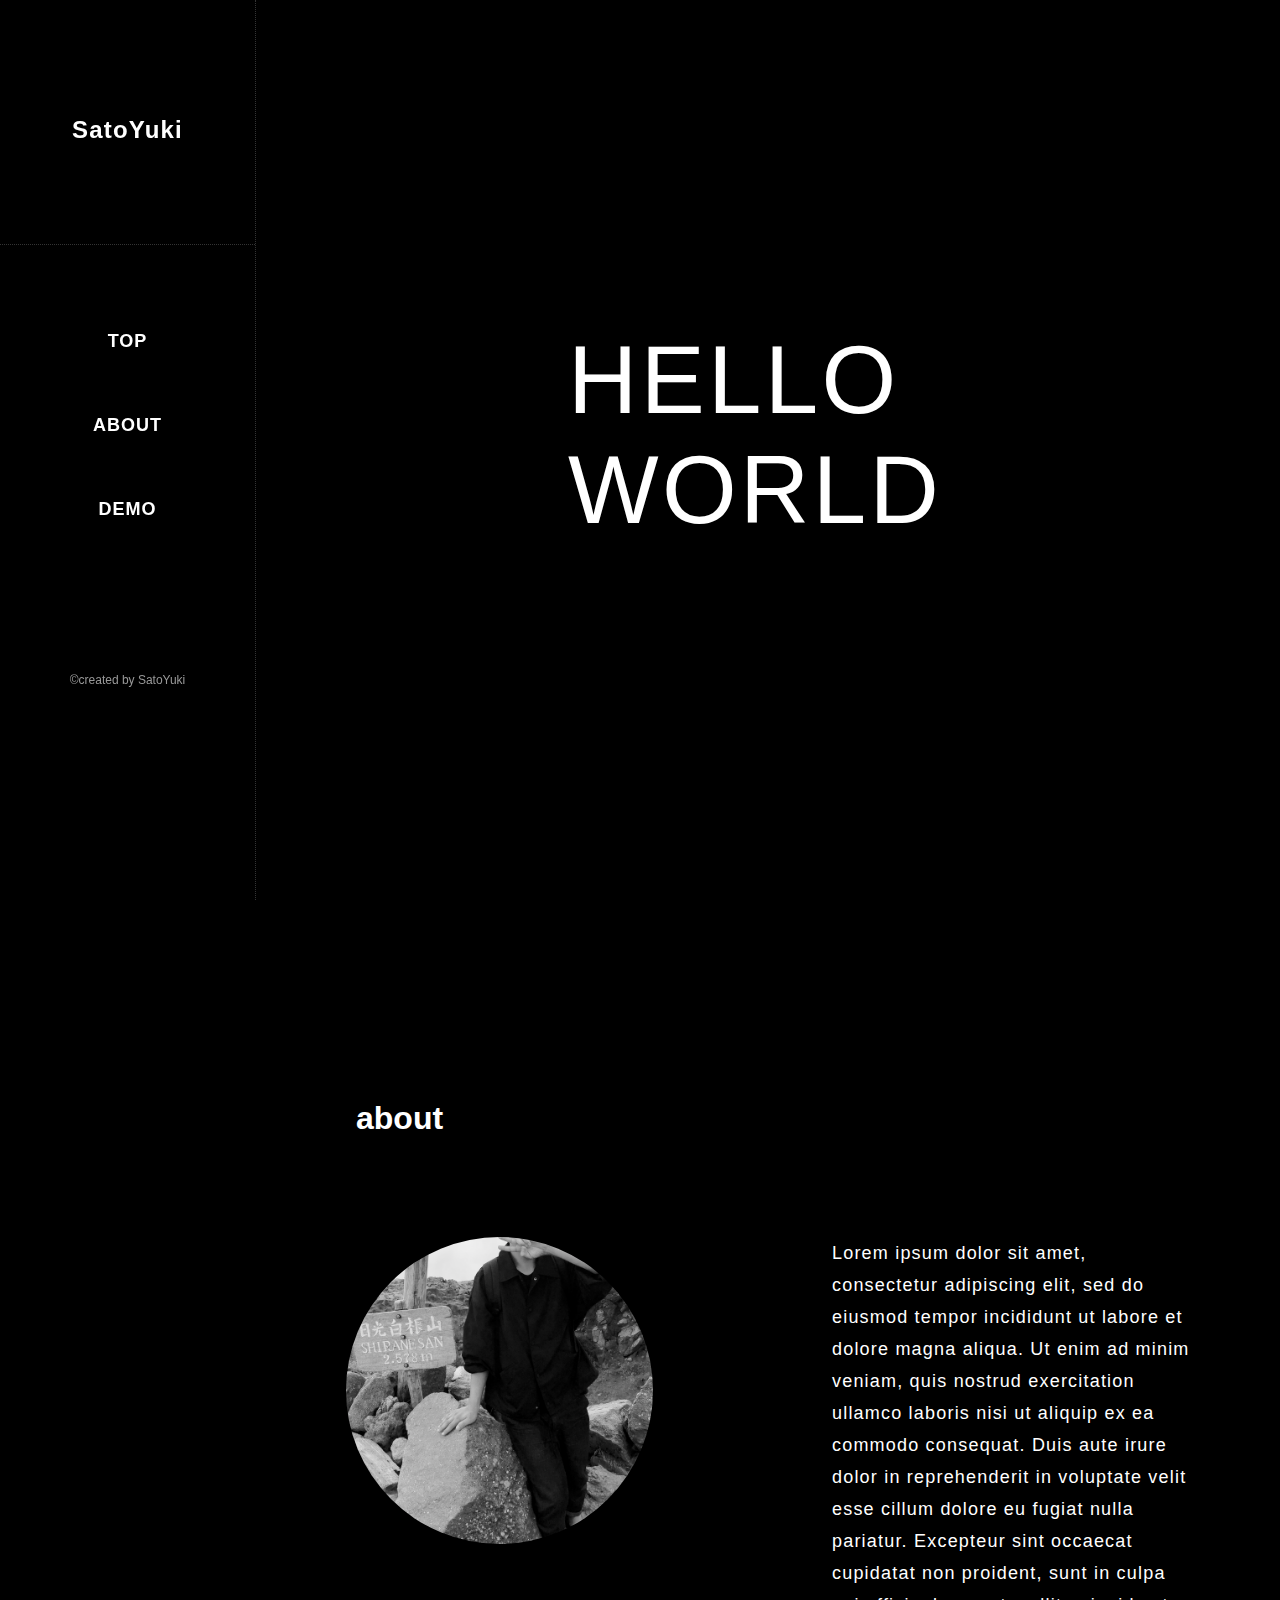
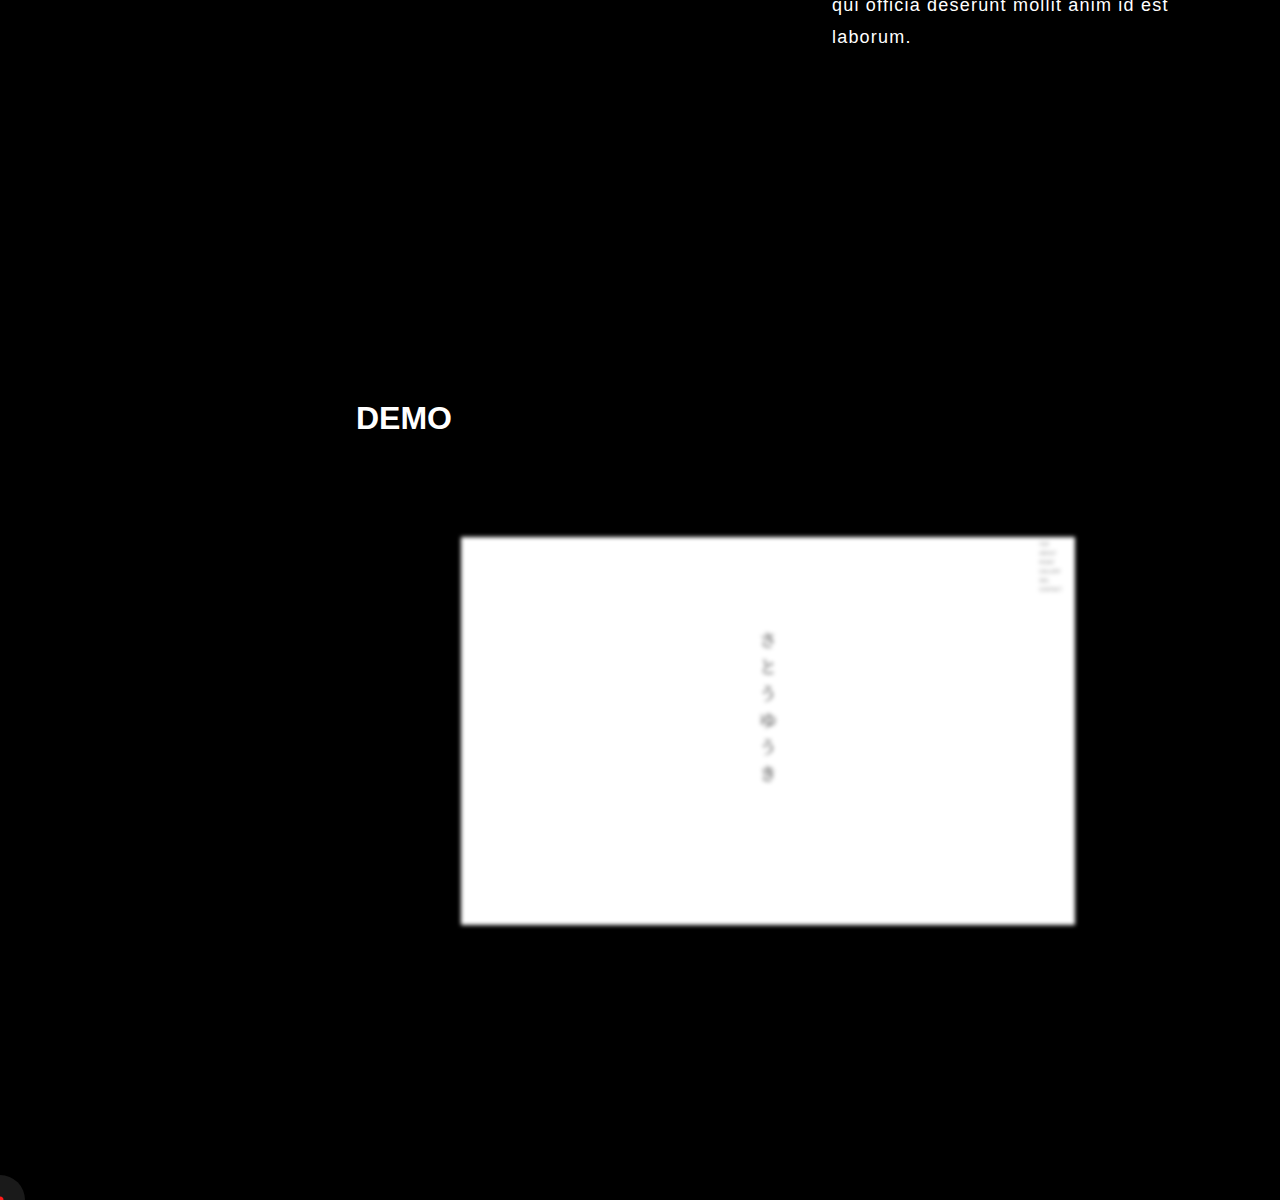
<file: index.html>
<!DOCTYPE html>
<html lang="ja">

<head>
  <meta charset="UTF-8">
  <meta name="viewport" content="width=device-width, initial-scale=1.0">
  <meta http-equiv="X-UA-Compatible" content="ie=edge">
  <title>SatoYuki</title>
  <link rel="stylesheet" href="./css/normalize.css">
  <link rel="stylesheet" href="./css/origin.css">
  <link rel="stylesheet" href="./css/style.css">
  <link rel="stylesheet" href="./css/key.css">
  <script src="https://ajax.googleapis.com/ajax/libs/jquery/2.1.4/jquery.min.js"></script>
  <script>
    $(function () {
      $('a[href^=#]').click(function () {
        $('.wrap').css('opacity', '0').animate({
          'opacity': '1'
        }, 1500);
      });
    });
  </script>
  <script>
    if (!navigator.userAgent.match(/(iPhone|iPad|iPod|Android)/)) {
      $(function () {
        var body = document.body;
        var cursor = document.createElement("div");
        var stalker = document.createElement("div");
        cursor.id = "cursor";
        stalker.id = "stalker";
        body.appendChild(cursor);
        body.appendChild(stalker);
        body.addEventListener("mousemove", function (e) {
          cursor.style.left = e.clientX + "px";
          cursor.style.top = e.clientY + "px";
          stalker.style.left = e.clientX + "px";
          stalker.style.top = e.clientY + "px";
        }, false);
      });
    }
  </script>
</head>

<body>
  <header class="header">
    <h1><a href="#top" class="logo">SatoYuki</a></h1>
    <nav class="nav">
      <ul class="nav__list">
        <li class="nav__list__item"><a href="#top">TOP</a></li>
        <li class="nav__list__item"><a href="#about">ABOUT</a></li>
        <li class="nav__list__item"><a href="#works">DEMO</a></li>
      </ul>
    </nav>
    <small class="copy">&copy;created by SatoYuki</small>
  </header>
  <div class="navToggle">
    <span></span>
    <span></span>
    <span></span>
  </div>
  <div class="wrap">
    <div class="top" id="top">
      <div class="top__content">
        <span class="flip flip--1">H</span>
        <span class="flip flip--2">E</span>
        <span class="flip flip--3">L</span>
        <span class="flip flip--4">L</span>
        <span class="flip flip--5">O</span>
        <br>
        <span class="flip flip--6">W</span>
        <span class="flip flip--7">O</span>
        <span class="flip flip--8">R</span>
        <span class="flip flip--9">L</span>
        <span class="flip flip--10">D</span>
      </div>
    </div>
    <div class="about" id="about">
      <h2 class="title">about</h2>
      <div class="about__container">
        <figure class="about__container__img">
          <img src="./image/self.png" alt="">
        </figure>
        <p class="about__container__text">
          Lorem ipsum dolor sit amet, consectetur adipiscing elit, sed do eiusmod tempor incididunt ut labore et dolore
          magna aliqua. Ut enim ad minim veniam, quis nostrud exercitation ullamco laboris nisi ut aliquip ex ea commodo
          consequat. Duis aute irure dolor in reprehenderit in voluptate velit esse cillum dolore eu fugiat nulla
          pariatur. Excepteur sint occaecat cupidatat non proident, sunt in culpa qui officia deserunt mollit anim id
          est laborum.
        </p>
      </div>
    </div>
    <div class="works" id="works">
      <h2 class="title">DEMO</h2>
      <div class="works__container">
        <!-- さとうゆうきポートフォリオ -->
        <div class="works__container__item">
          <a href="./osatou_ver2/index.html" target="_blank">
            <img src="./image/sam_1.png" alt="demo" class="works__container__item__img">
          </a>
          <p class="works__container__item__com">
            さとうゆうきのポートフォリオ
          </p>
        </div>
        <!-- SNAPPERS -->
        <div class="works__container__item">
          <a href="./SNAPPERS/index.html" target="_blank">
            <img src="./image/sam_2.png" alt="demo" class="works__container__item__img">
          </a>
          <p class="works__container__item__com">
            架空の写真家「SNAPPERS」のポートフォリオサイト
          </p>
        </div>
        <!-- シングルページレイアウト -->
        <div class="works__container__item">
          <a href="./singlepage-layout/index.html" target="_blank">
            <img src="./image/sam_3.png" alt="demo" class="works__container__item__img">
          </a>
          <p class="works__container__item__com">
            基本的なLPの練習で制作
          </p>
        </div>
        <!-- スタンダードなレイアウト -->
        <div class="works__container__item">
          <a href="./standard-layout/index.html" target="_blank">
            <img src="./image/sam_4.png" alt="demo" class="works__container__item__img">
          </a>
          <p class="works__container__item__com">
            スタンダードなレイアウトの練習
          </p>
        </div>
        <!-- jQueryDEMO -->
        <div class="works__container__item">
          <a href="./jQueryall/index.html" target="_blank">
            <img src="./image/sam_5.png" alt="demo" class="works__container__item__img">
          </a>
          <p class="works__container__item__com">
            jQueryを使ったデモ制作
          </p>
        </div>
      </div>
    </div>
  </div>
  <script>
    $(function () {
      $('.navToggle').click(function () {
        $(this).toggleClass('active');

        if ($(this).hasClass('active')) {
          $('.header').addClass('active');
        } else {
          $('.header').removeClass('active');
        }
      });
      $(function () {
        $('.header a').click(function () {
          $('.header').removeClass('active');
          $('.navToggle').removeClass('active');
        });
      });
    });
  </script>
</body>

</html>
</file>
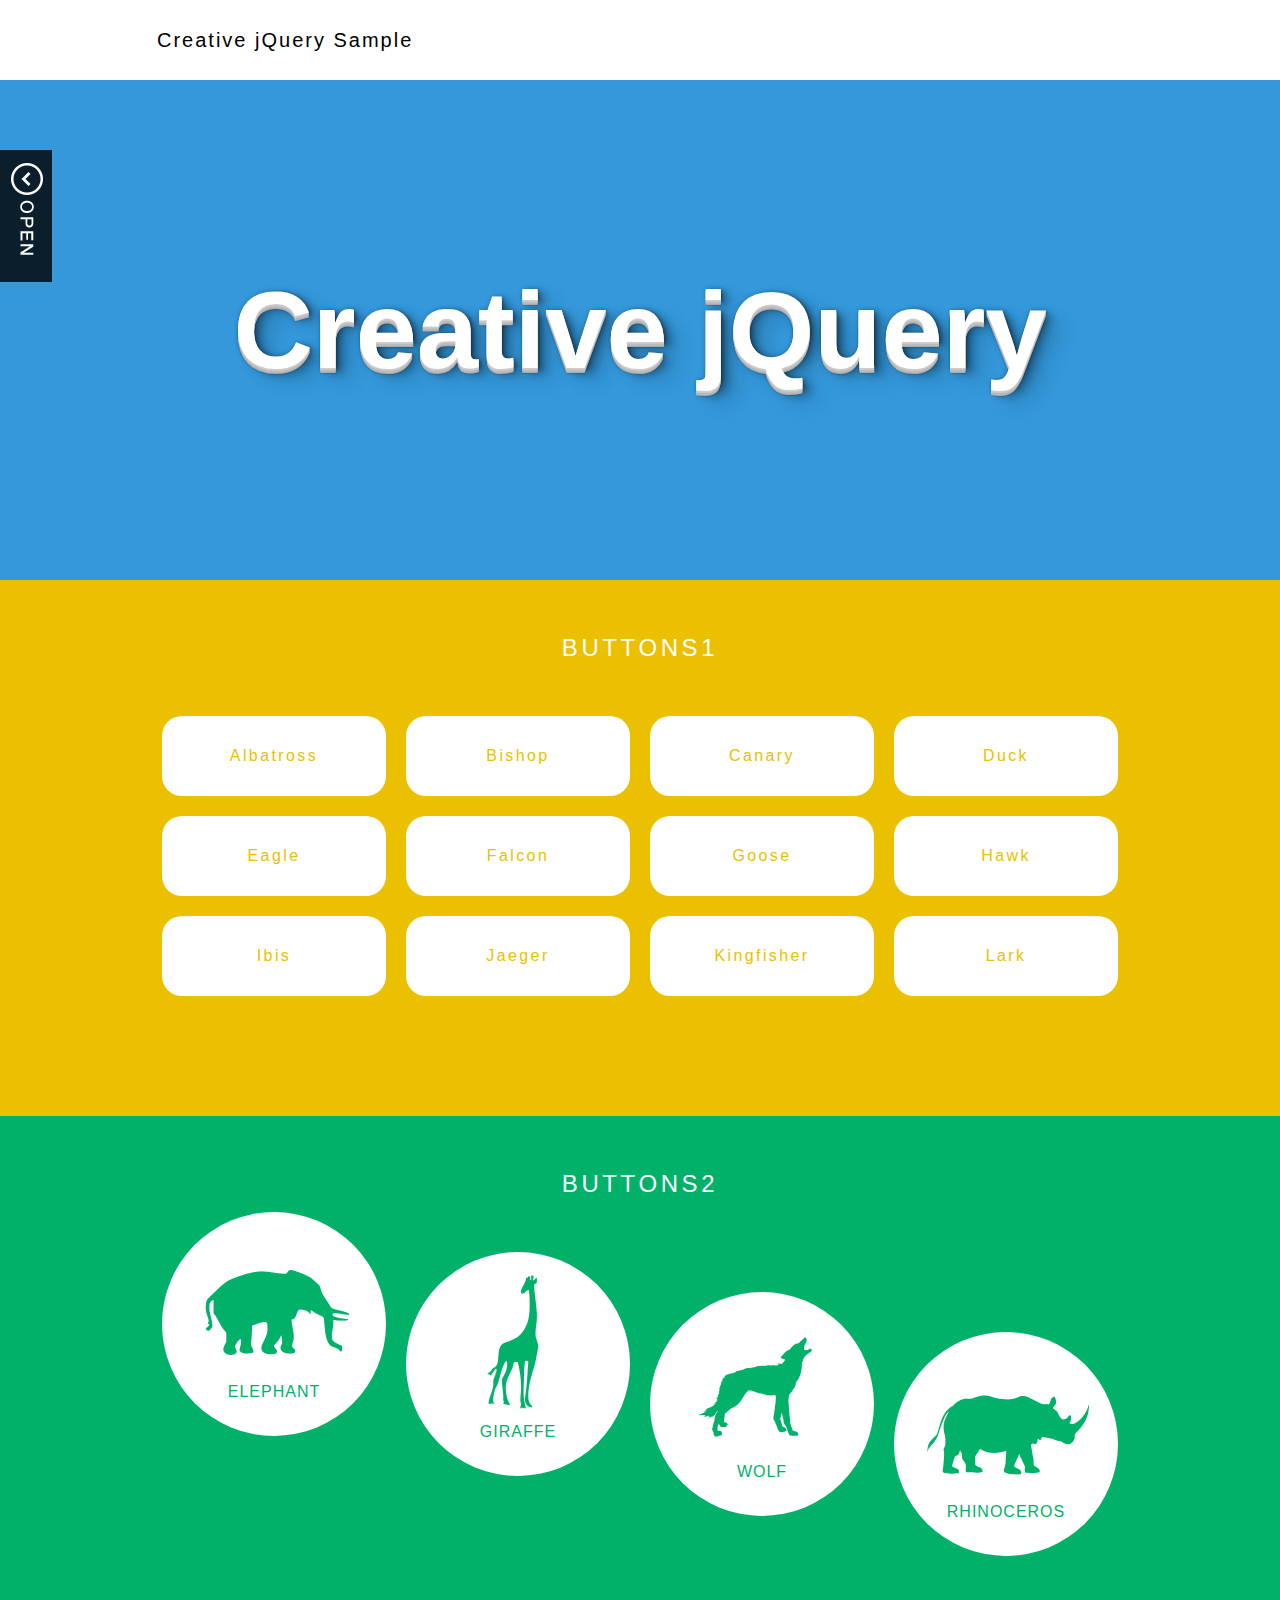
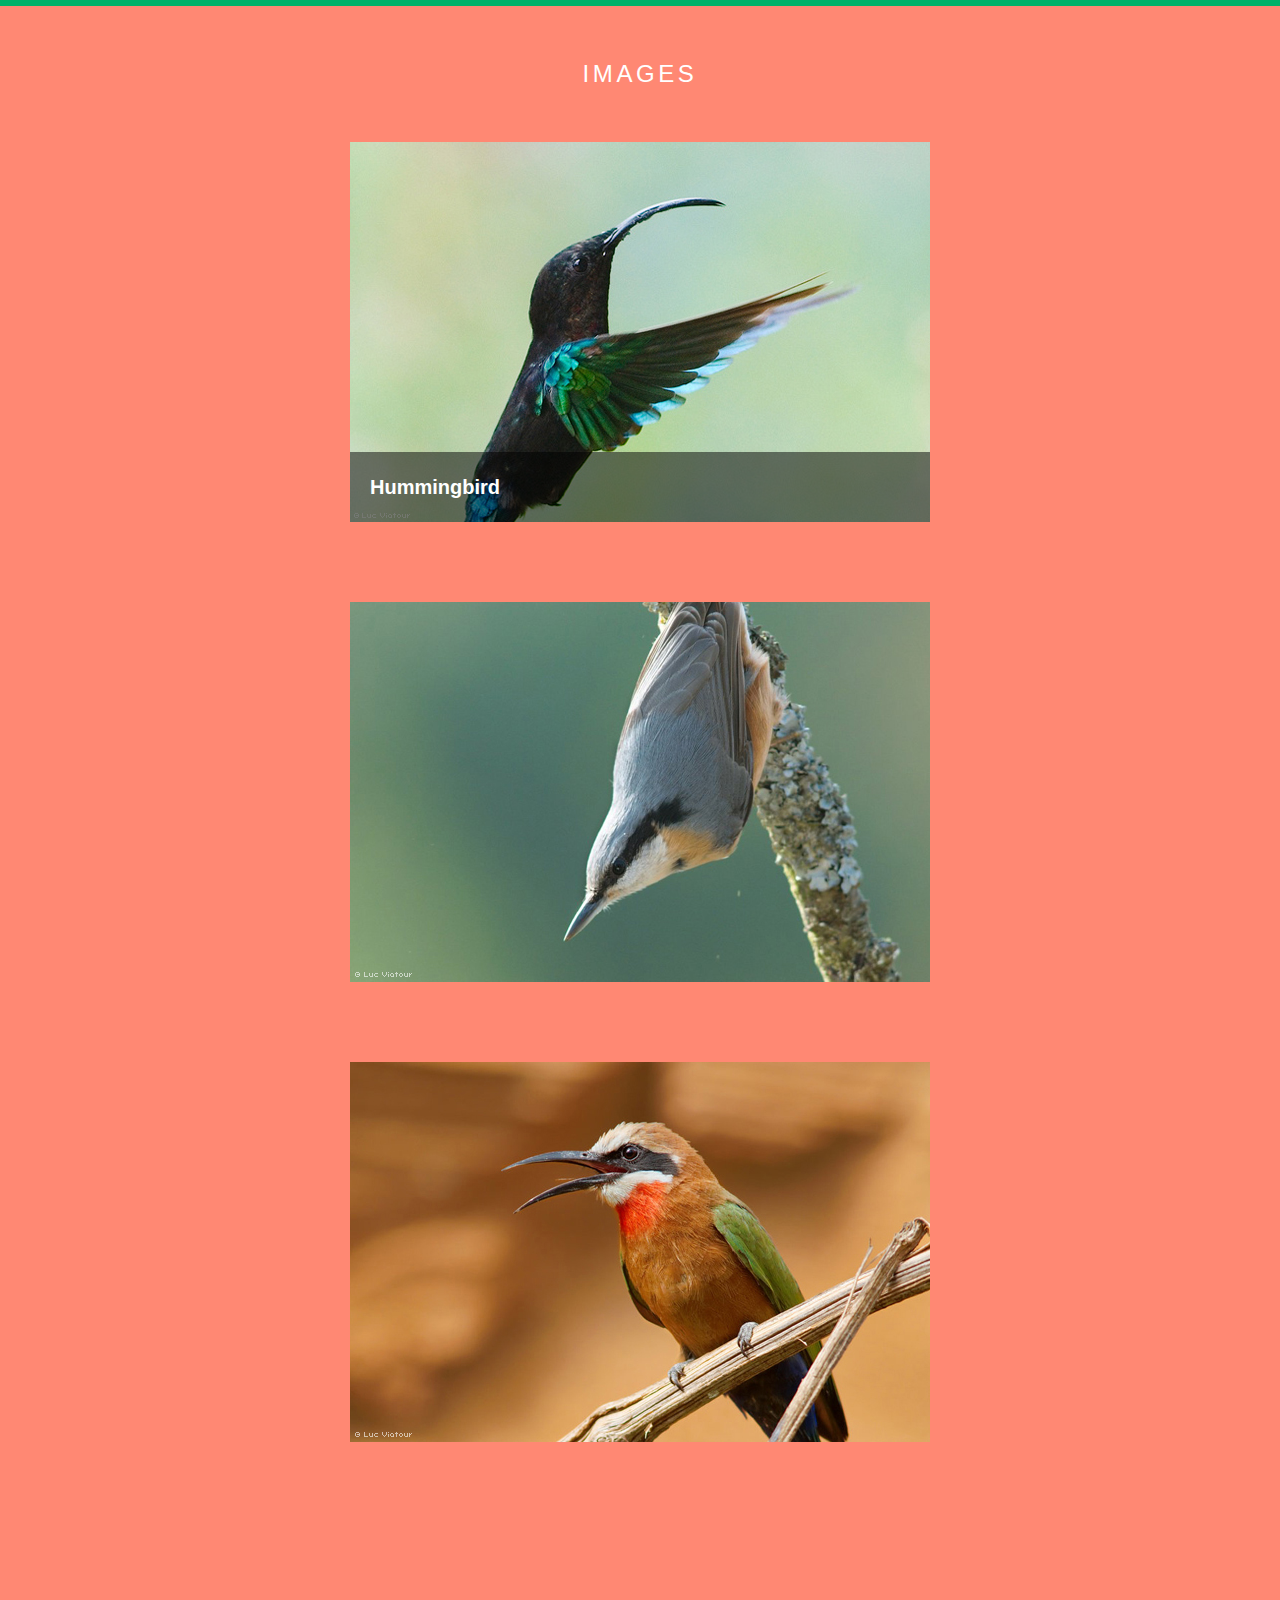
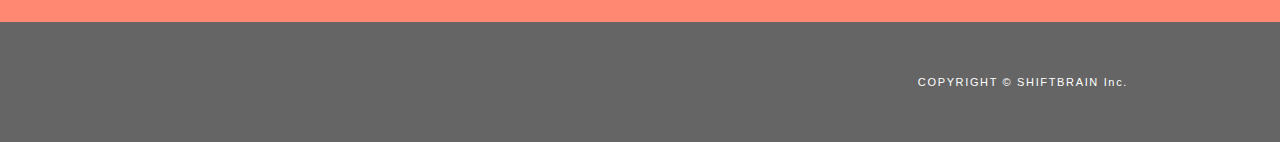
<file: jQueryall/index.html>
<!DOCTYPE html>
<html lang="ja">
<head>
<meta charset="UTF-8">
<meta http-equiv="X-UA-Compatible" content="IE=edge">
<title>Chapter 04 &#xB7; jQuery 最高の教科書</title>
<link rel="stylesheet" href="./css/normalize.css">
<link rel="stylesheet" href="./css/main.css">

<script src="./js/vendor/jquery-1.10.2.min.js"></script>
<script src="./js/vendor/jquery-ui-1.10.3.custom.min.js"></script>
<script src="./js/vendor/jquery.typoshadow.js"></script>
<script src="./js/main.js"></script>
</head>
<body>

<header class="page-header" role="banner">
    <h1>Creative jQuery Sample</h1>
</header>

<div class="page-main" role="main">

    <div id="typo">
        <div class="inner">Creative jQuery</div>
    </div>

    <div id="buttons1">
        <h2>BUTTONS1</h2>
        <div class="inner clearfix">
            <button>Albatross</button>
            <button>Bishop</button>
            <button>Canary</button>
            <button>Duck</button>
            <button>Eagle</button>
            <button>Falcon</button>
            <button>Goose</button>
            <button>Hawk</button>
            <button>Ibis<span class="bg"><span>Ibis</span></span></button>
            <button>Jaeger<span class="bg"><span>Jaeger</span></span></button>
            <button>Kingfisher<span class="bg"><span>Kingfisher</span></span></button>
            <button>Lark<span class="bg"><span>Lark</span></span></button>
        </div>
    </div>

    <div id="buttons2">
        <h2>BUTTONS2</h2>
        <div class="inner">
            <button>
                <span>
                    <img src="img/01_gr.png">
                    <img src="img/01_bl.png"><br>
                    ELEPHANT
                </span>
            </button>
            <button>
                <span>
                    <img src="img/02_gr.png">
                    <img src="img/02_bl.png"><br>
                    GIRAFFE
                </span>
            </button>
            <button>
                <span>
                    <img src="img/03_gr.png">
                    <img src="img/03_bl.png"><br>
                    WOLF
                </span>
            </button>
            <button>
                <span>
                    <img src="img/04_gr.png">
                    <img src="img/04_bl.png"><br>
                    RHINOCEROS
                </span>
            </button>
        </div>
    </div>

    <div id="images">
        <h2>IMAGES</h2>
        <div class="inner clearfix">
            <p><img src="img/01_img.jpg"><strong>Hummingbird</strong><span></span></p>
            <p><img src="img/02_img.jpg"><strong>Sitta</strong><span></span></p>
            <p><img src="img/03_img.jpg"><strong>Bee-eater</strong><span></span></p>
        </div>
    </div>

    <aside>
        <ul>
            <li><a href="#"><img src="img/01_aside.png"></a></li>
            <li><a href="#"><img src="img/02_aside.png"></a></li>
            <li><a href="#"><img src="img/03_aside.png"></a></li>
        </ul>
        <button><img src="img/btn_open.png"></button>
    </aside>
</div>

<footer class="page-footer" role="contentinfo">
    <small class="copyright">COPYRIGHT &copy; <a href="http://www.shiftbrain.co.jp" target="_blank">SHIFTBRAIN Inc.</a></small>
</footer>

</body>
</html>
</file>
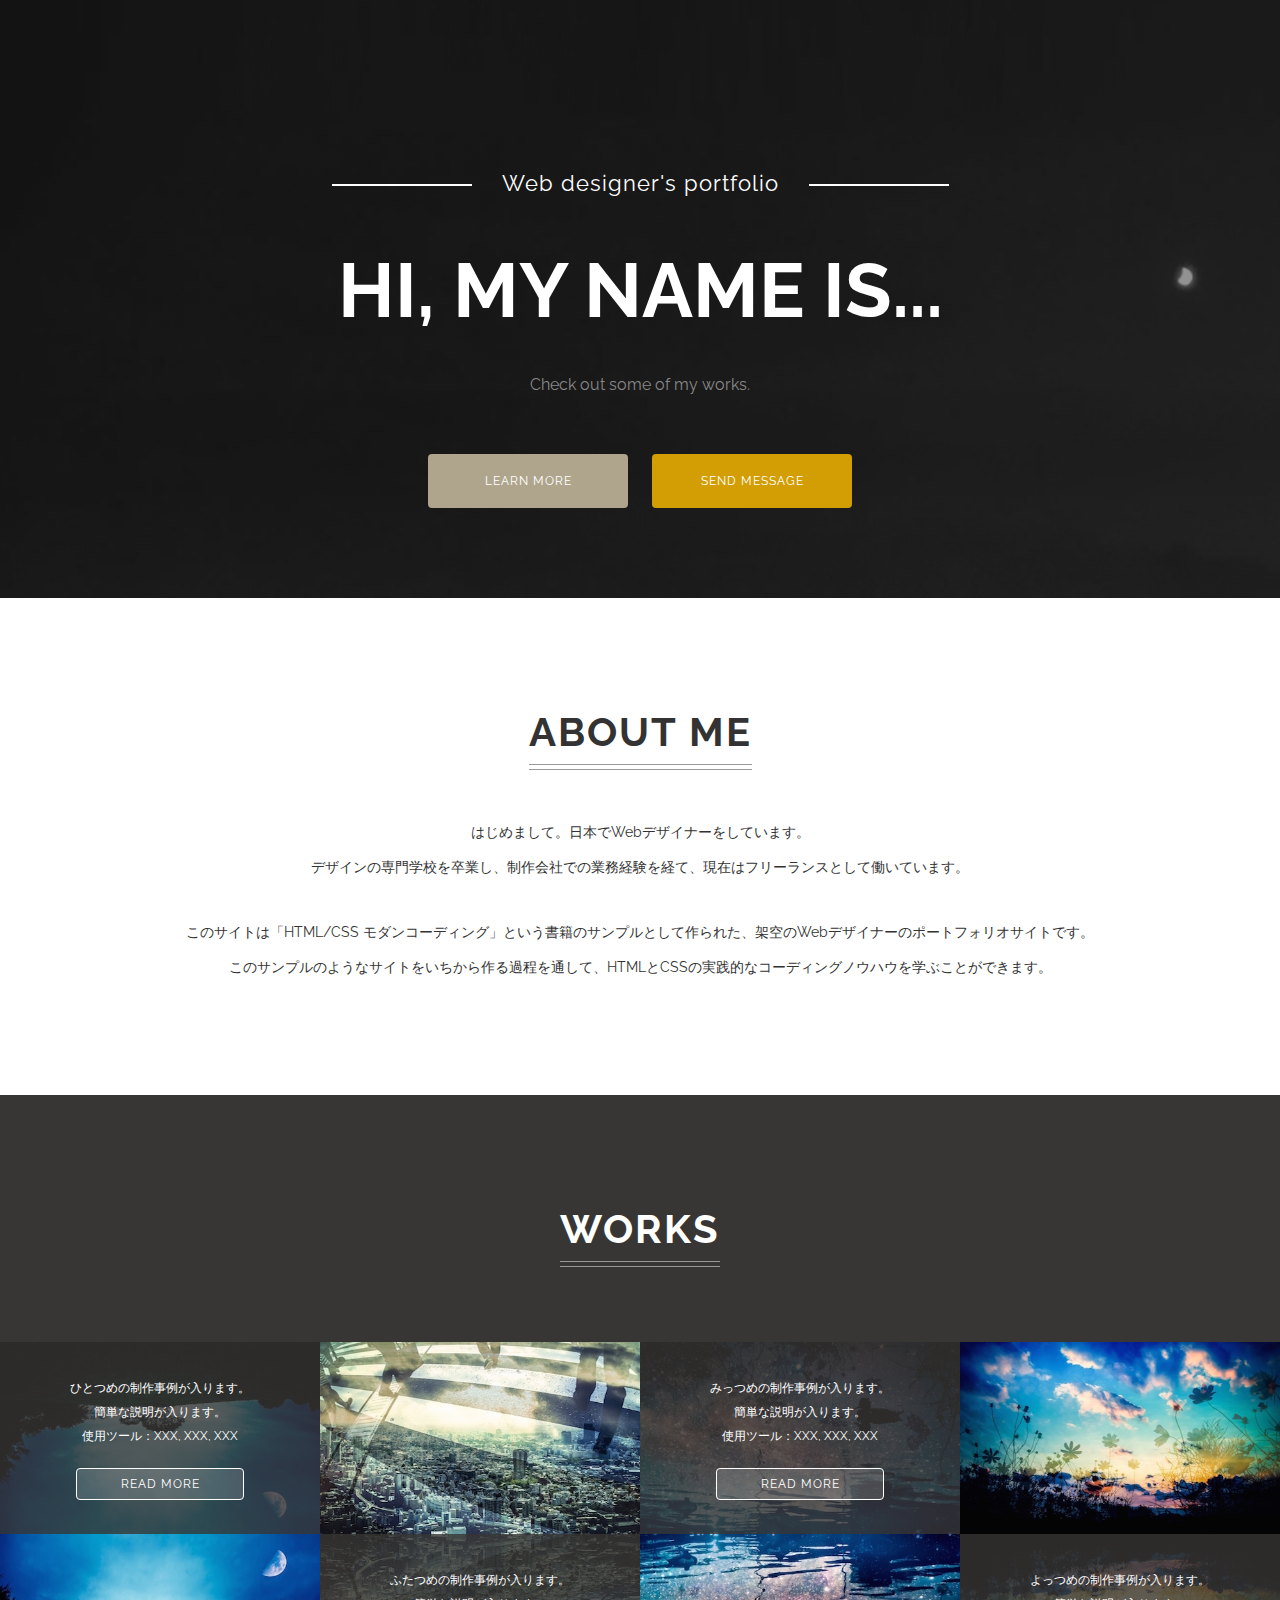
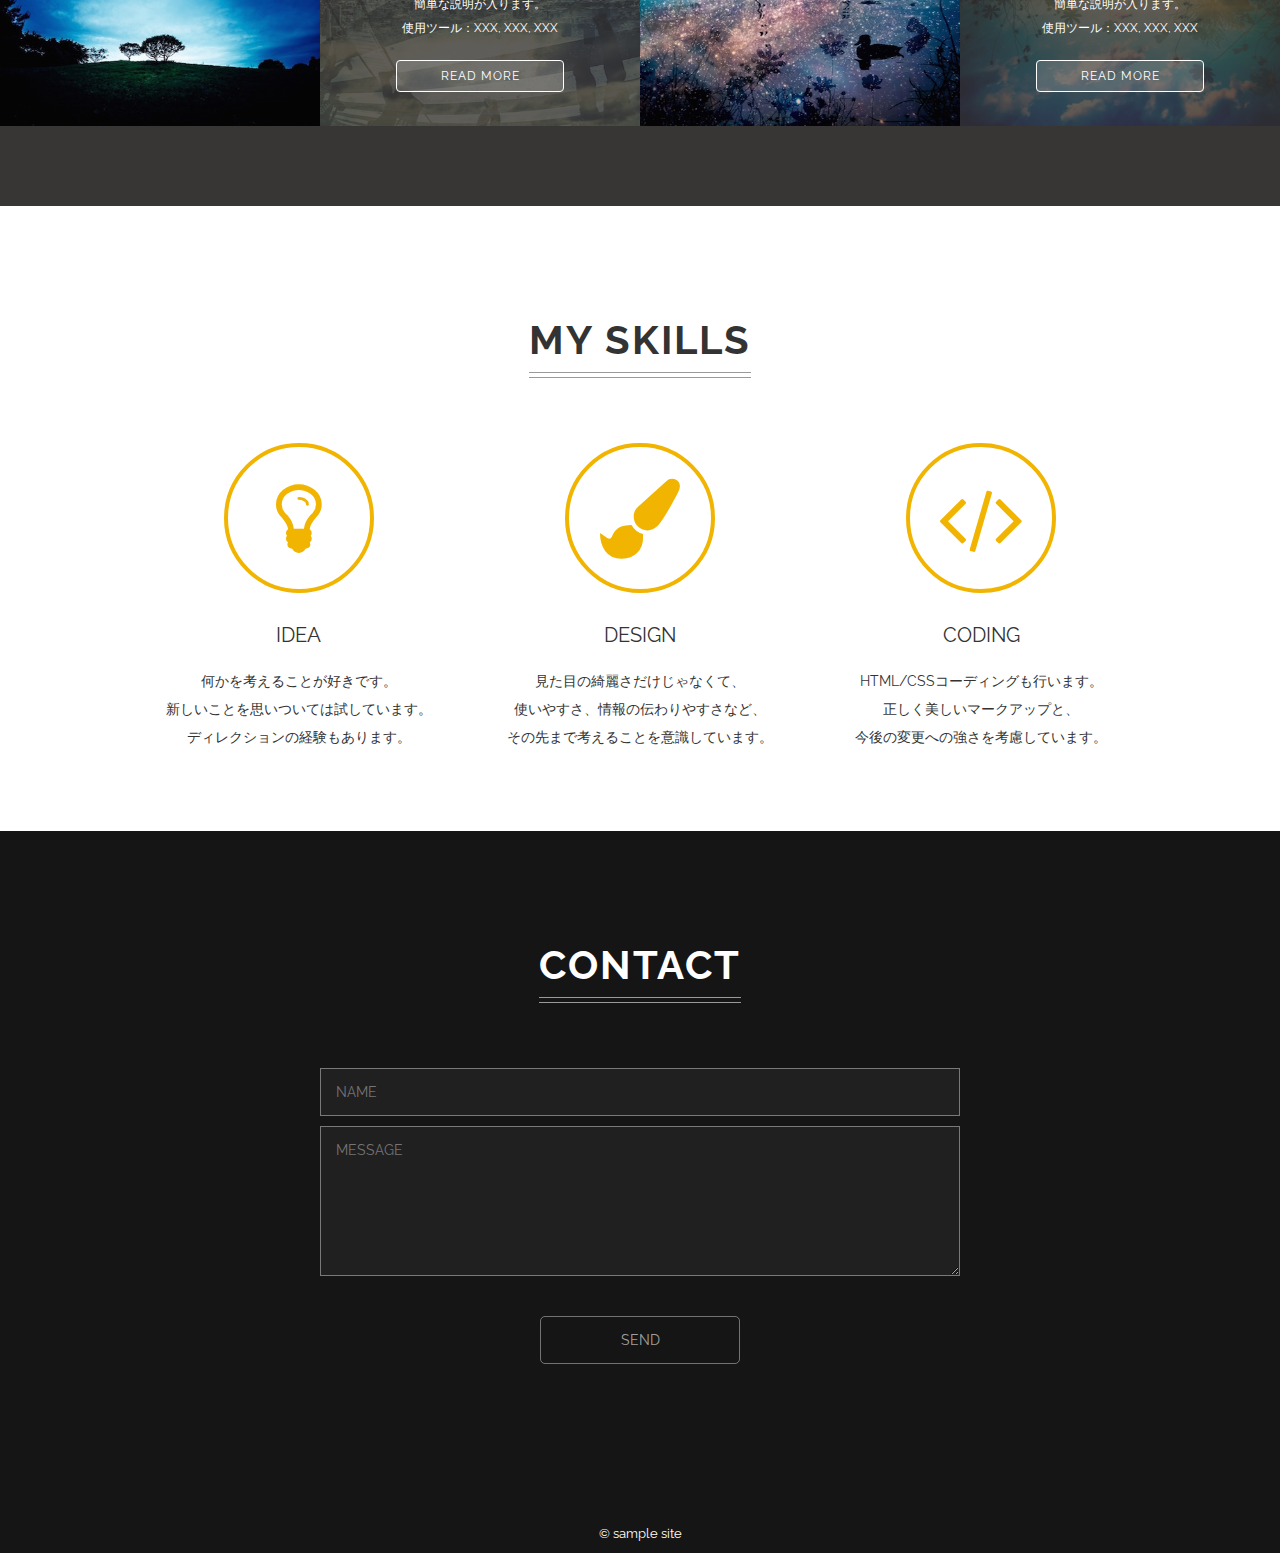
<file: singlepage-layout/index.html>
<!DOCTYPE html>
<html lang="ja">
<head>
  <meta charset="UTF-8">
  <meta name="viewport" content="width=device-width,initial-scale=1.0,minimum-scale=1.0">
  <title>シングルページレイアウト</title>
  <link rel="stylesheet" href="http://fonts.googleapis.com/css?family=Raleway:700,400">
  <link rel="stylesheet" href="http://maxcdn.bootstrapcdn.com/font-awesome/4.3.0/css/font-awesome.min.css">
  <link rel="stylesheet" href="css/normalize.css">
  <link rel="stylesheet" href="css/style.css">
</head>
<body>
  <header class="header">
    <p class="site-title-sub">Web designer's portfolio</p>
    <h1 class="site-title">HI, MY NAME IS...</h1>
    <p class="site-description">Check out some of my works.</p>
    <div class="buttons">
      <a class="button" href="#about">LEARN MORE</a>
      <a class="button button-showy" href="#contact">SEND MESSAGE</a>
    </div>
  </header>
  <section class="about" id="about">
    <h2 class="heading">ABOUT ME</h2>
    <p class="about-text">
      はじめまして。日本でWebデザイナーをしています。<br>
      デザインの専門学校を卒業し、制作会社での業務経験を経て、現在はフリーランスとして働いています。
    </p>
    <p class="about-text">
      このサイトは「HTML/CSS モダンコーディング」という書籍のサンプルとして作られた、架空のWebデザイナーのポートフォリオサイトです。<br>
      このサンプルのようなサイトをいちから作る過程を通して、HTMLとCSSの実践的なコーディングノウハウを学ぶことができます。
    </p>
  </section>
  <section class="works">
    <h2 class="heading">WORKS</h2>
    <div class="works-wrapper">
      <div class="work-box tree">
        <img class="work-image" src="images/tree.jpg" alt="制作事例1">
        <div class="work-description">
          <div class="work-description-inner">
            <p class="work-text">
              ひとつめの制作事例が入ります。<br>
              簡単な説明が入ります。<br>
              使用ツール：XXX, XXX, XXX<br>
              <a href="#" class="button button-ghost">READ MORE</a>
            </p>
          </div>
        </div>
      </div>
      <div class="work-box building">
        <img class="work-image" src="images/building.jpg" alt="制作事例2">
        <div class="work-description">
          <div class="work-description-inner">
            <p class="work-text">
              ふたつめの制作事例が入ります。<br>
              簡単な説明が入ります。<br>
              使用ツール：XXX, XXX, XXX<br>
              <a href="#" class="button button-ghost">READ MORE</a>
            </p>
          </div>
        </div>
      </div>
      <div class="work-box lake">
        <img class="work-image" src="images/lake.jpg" alt="制作事例3">
        <div class="work-description">
          <div class="work-description-inner">
            <p class="work-text">
              みっつめの制作事例が入ります。<br>
              簡単な説明が入ります。<br>
              使用ツール：XXX, XXX, XXX<br>
              <a href="#" class="button button-ghost">READ MORE</a>
            </p>
          </div>
        </div>
      </div>
      <div class="work-box sky">
        <img class="work-image" src="images/sky.jpg" alt="制作事例4">
        <div class="work-description">
          <div class="work-description-inner">
            <p class="work-text">
              よっつめの制作事例が入ります。<br>
              簡単な説明が入ります。<br>
              使用ツール：XXX, XXX, XXX<br>
              <a href="#" class="button button-ghost">READ MORE</a>
            </p>
          </div>
        </div>
      </div>
    </div>
  </section>
  <section class="skills">
    <h2 class="heading">MY SKILLS</h2>
    <div class="skills-wrapper">
      <div class="skill-box">
        <i class="skill-icon fa fa-lightbulb-o"></i>
        <div class="skill-title">IDEA</div>
        <p class="skill-text">
          何かを考えることが好きです。<br>
          新しいことを思いついては試しています。<br>
          ディレクションの経験もあります。
        </p>
      </div>
      <div class="skill-box">
        <i class="skill-icon fa fa-paint-brush"></i>
        <div class="skill-title">DESIGN</div>
        <p class="skill-text">
          見た目の綺麗さだけじゃなくて、<br>
          使いやすさ、情報の伝わりやすさなど、<br>
          その先まで考えることを意識しています。
        </p>
      </div>
      <div class="skill-box">
        <i class="skill-icon fa fa-code"></i>
        <div class="skill-title">CODING</div>
        <p class="skill-text">
          HTML/CSSコーディングも行います。<br>
          正しく美しいマークアップと、<br>
          今後の変更への強さを考慮しています。
        </p>
      </div>
    </div>
  </section>
  <section class="contact" id="contact">
    <h2 class="heading">CONTACT</h2>
    <form class="contact-form">
      <input type="text" name="name" placeholder="NAME">
      <textarea name="message" placeholder="MESSAGE"></textarea>
      <input type="submit" value="SEND">
    </form>
  </section>
  <footer class="footer">
      © sample site
  </footer>
  <script src="lib/placeholders.min.js"></script>
</body>
</html>
</file>
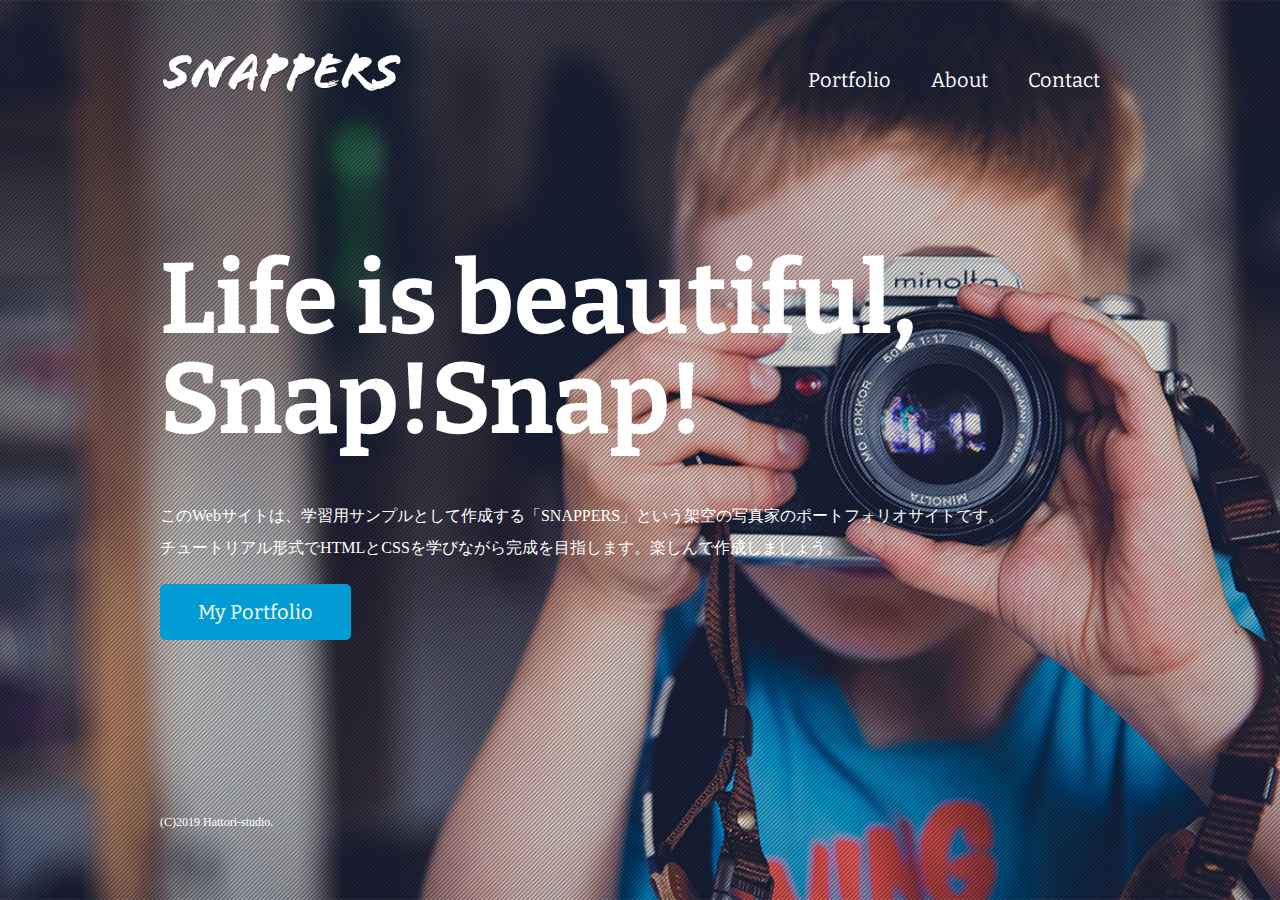
<file: SNAPPERS/index.html>
<!DOCTYPE heml>
<html>

<head>
	<meta charset="utf-8">
	<meta name="viewport" content="width=device-width,initial-scale=1">
	<title>風景写真家「SNAPPERS」Official Website</title>
	<link href="https://fonts.googleapis.com/css?family=Bitter:400,700&display=swap" rel="stylesheet">
	<link rel="stylesheet" href="css/style.css">
	<link rel="shortcut icon" href="images/favicon.ico">
</head>

<body id="index">
<!--	header始まり -->
	<header>
		<div class="logo">
			<a href="index.html">
				<img src="images/logo.png" alt="SNAPPERS"></a>
		</div>
		<nav>
			<ul class="global-nav">
				<li><a href="portfolio.html">Portfolio</a></li>
				<li><a href="about.html">About</a></li>
				<li><a href="contact.html">Contact</a></li>
			</ul>
		</nav>
	</header>
<!--	header終わり -->
	
<!--	wrap始まり -->
	<div id="wrap">
		<div class="content">
			<h1>Life is beautiful, Snap!Snap!</h1>
			<p>このWebサイトは、学習用サンプルとして作成する「SNAPPERS」という架空の写真家のポートフォリオサイトです。<br>チュートリアル形式でHTMLとCSSを学びながら完成を目指します。楽しんで作成しましょう。</p>
			<p class="btn"><a href="portfolio.html">My Portfolio</a></p>
		</div>
	</div>
<!--	wrap終わり -->
	
<!-- footer始まり -->
	<footer>
		<small>(C)2019 Hattori-studio.</small>
	</footer>
<!--	footer終わり　-->
</body>

</html>
</file>
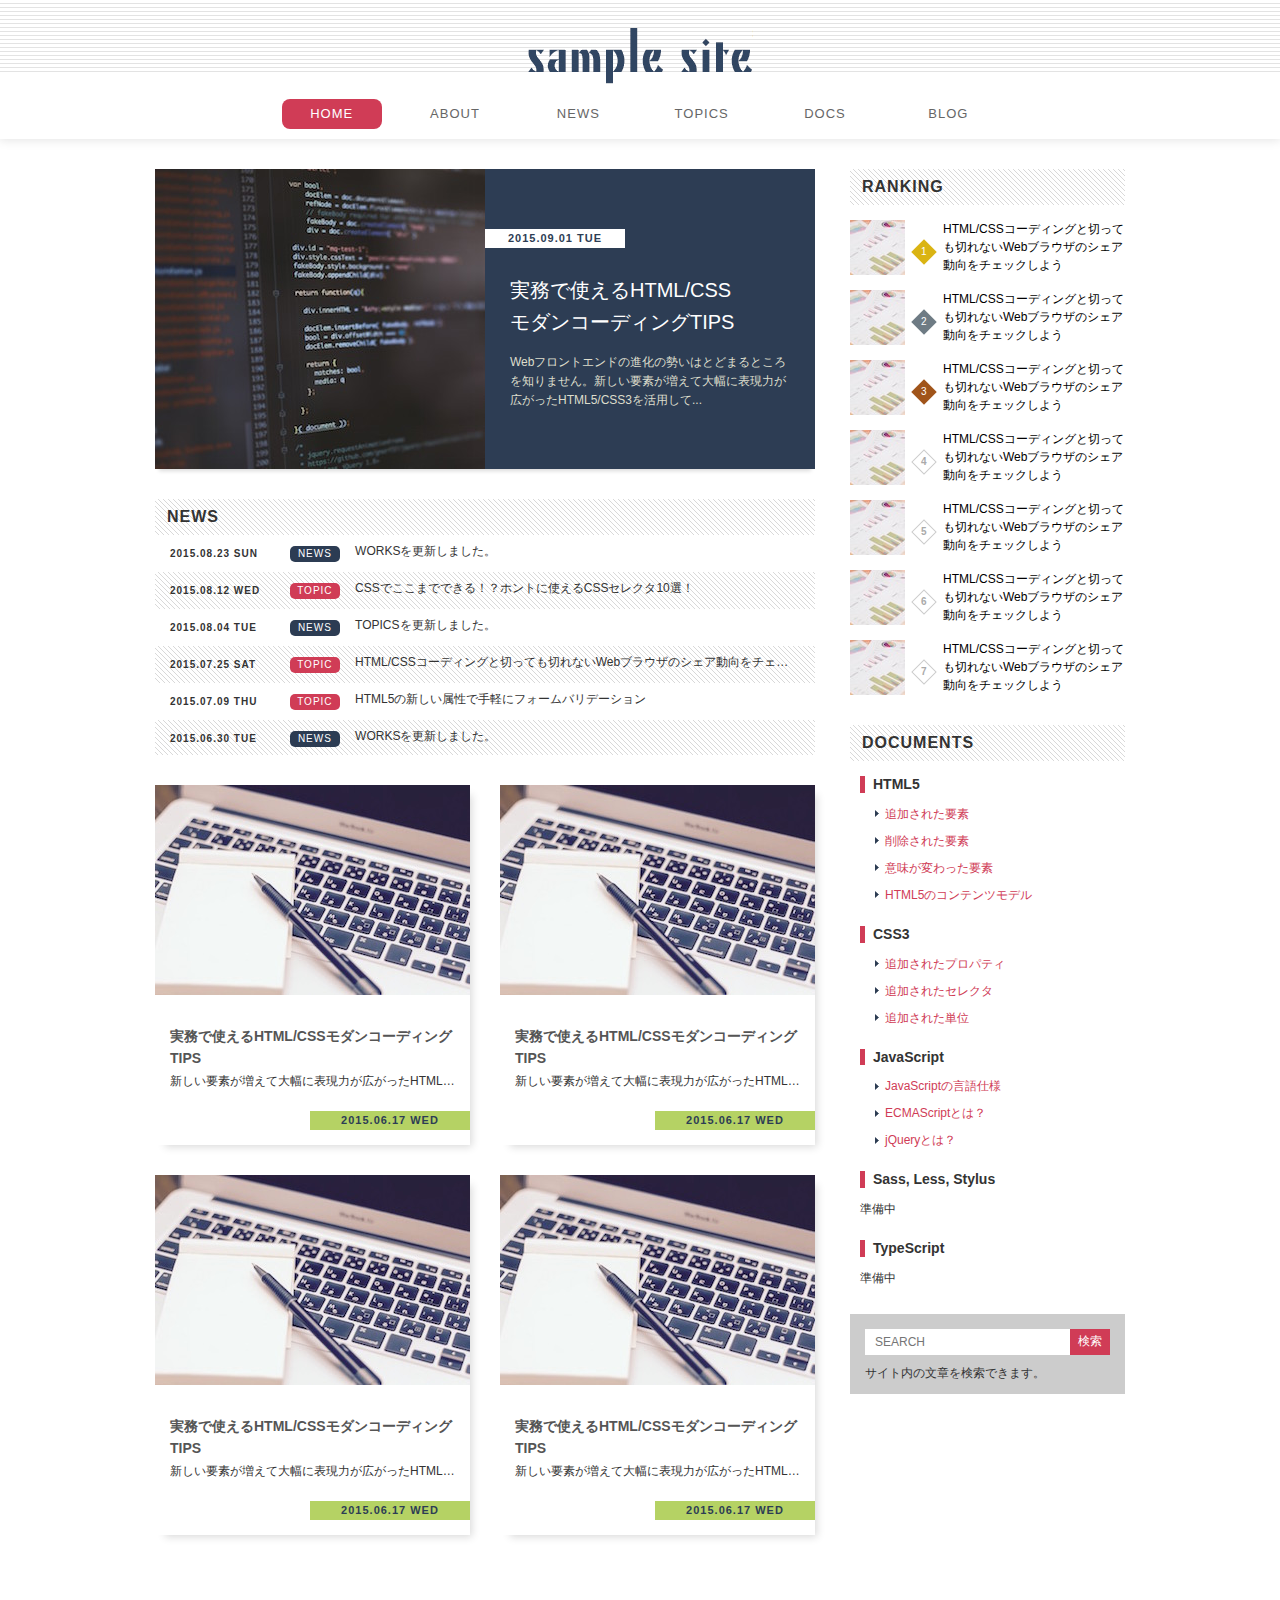
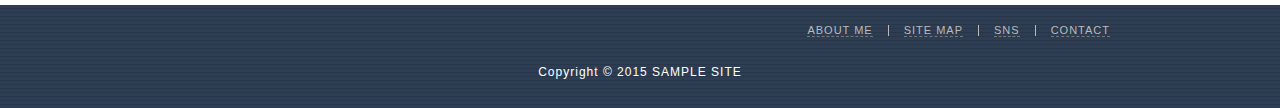
<file: standard-layout/index.html>
<!DOCTYPE html>
<html lang="ja">
<head>
  <meta charset="UTF-8">
  <title>スタンダードレイアウト</title>
  <link rel="stylesheet" href="css/reset.css">
  <link rel="stylesheet" href="css/style.css">
</head>
<body>
  <header class="header">
    <h1 class="logo">
      <a href="/">SAMPLE SITE</a>
    </h1>
    <nav class="global-nav">
      <ul>
        <li class="nav-item active"><a href="#">HOME</a></li>
        <li class="nav-item"><a href="#">ABOUT</a></li>
        <li class="nav-item"><a href="#">NEWS</a></li>
        <li class="nav-item"><a href="#">TOPICS</a></li>
        <li class="nav-item"><a href="#">DOCS</a></li>
        <li class="nav-item"><a href="#">BLOG</a></li>
      </ul>
    </nav>
  </header>
  <div class="wrapper clearfix">
    <main class="main">
      <h2 class="hidden">HOT TOPIC</h2>
      <a href="#" class="hot-topic clearfix">
        <img class="image" src="./images/hot-topic.jpg" alt="コーディング画面">
        <div class="content">
          <h3 class="title">実務で使えるHTML/CSS<br>モダンコーディングTIPS</h3>
          <p class="desc">Webフロントエンドの進化の勢いはとどまるところを知りません。新しい要素が増えて大幅に表現力が広がったHTML5/CSS3を活用して...</p>
          <time class="date" datetime="2015-09-01">2015.09.01 TUE</time>
        </div>
      </a>
      <h2 class="heading">NEWS</h2>
      <ul class="scroll-list">
        <li class="scroll-item">
          <a href="#">
            <time class="date" datetime="2015-08-23">2015.08.23 SUN</time>
            <span class="category news">NEWS</span>
            <span class="title">WORKSを更新しました。</span>
          </a>
        </li>
        <li class="scroll-item">
          <a href="#">
            <time class="date" datetime="2015-08-12">2015.08.12 WED</time>
            <span class="category">TOPIC</span>
            <span class="title">CSSでここまでできる！？ホントに使えるCSSセレクタ10選！</span>
          </a>
        </li>
        <li class="scroll-item">
          <a href="#">
            <time class="date" datetime="2015-08-04">2015.08.04 TUE</time>
            <span class="category news">NEWS</span>
            <span class="title">TOPICSを更新しました。</span>
          </a>
        </li>
        <li class="scroll-item">
          <a href="#">
            <time class="date" datetime="2015-07-25">2015.07.25 SAT</time>
            <span class="category">TOPIC</span>
            <span class="title">HTML/CSSコーディングと切っても切れないWebブラウザのシェア動向をチェックしよう</span>
          </a>
        </li>
        <li class="scroll-item">
          <a href="#">
            <time class="date" datetime="2015-07-09">2015.07.09 THU</time>
            <span class="category">TOPIC</span>
            <span class="title">HTML5の新しい属性で手軽にフォームバリデーション</span>
          </a>
        </li>
        <li class="scroll-item">
          <a href="#">
            <time class="date" datetime="2015-06-30">2015.06.30 TUE</time>
            <span class="category news">NEWS</span>
            <span class="title">WORKSを更新しました。</span>
          </a>
        </li>
      </ul>
      <h2 class="hidden">ARTICLES</h2>
      <div class="clearfix">
        <a href="#" class="article-box">
          <h3 class="title">実務で使えるHTML/CSSモダンコーディングTIPS</h3>
          <p class="desc">新しい要素が増えて大幅に表現力が広がったHTML5/CSS3を活用し、モダンなコーディングにチャレンジしましょう！</p>
          <time class="date" datetime="2015-06-17">2015.06.17 WED</time>
          <img class="image" src="./images/article.jpg" alt="コーディング画面">
        </a>
        <a href="#" class="article-box">
          <h3 class="title">実務で使えるHTML/CSSモダンコーディングTIPS</h3>
          <p class="desc">新しい要素が増えて大幅に表現力が広がったHTML5/CSS3を活用し、モダンなコーディングにチャレンジしましょう！</p>
          <time class="date" datetime="2015-06-17">2015.06.17 WED</time>
          <img class="image" src="./images/article.jpg" alt="コーディング画面">
        </a>
        <a href="#" class="article-box">
          <h3 class="title">実務で使えるHTML/CSSモダンコーディングTIPS</h3>
          <p class="desc">新しい要素が増えて大幅に表現力が広がったHTML5/CSS3を活用し、モダンなコーディングにチャレンジしましょう！</p>
          <time class="date" datetime="2015-06-17">2015.06.17 WED</time>
          <img class="image" src="./images/article.jpg" alt="コーディング画面">
        </a>
        <a href="#" class="article-box">
          <h3 class="title">実務で使えるHTML/CSSモダンコーディングTIPS</h3>
          <p class="desc">新しい要素が増えて大幅に表現力が広がったHTML5/CSS3を活用し、モダンなコーディングにチャレンジしましょう！</p>
          <time class="date" datetime="2015-06-17">2015.06.17 WED</time>
          <img class="image" src="./images/article.jpg" alt="コーディング画面">
        </a>
      </div>
    </main>
    <div class="sidemenu">
      <h2 class="heading">RANKING</h2>
      <ol class="ranking">
        <li class="ranking-item">
          <a href="#">
            <img class="image" src="./images/ranking.jpg" alt="グラフの画像">
            <span class="order"></span>
            <p class="text">HTML/CSSコーディングと切っても切れないWebブラウザのシェア動向をチェックしよう</p>
          </a>
        </li>
        <li class="ranking-item">
          <a href="#">
            <img class="image" src="./images/ranking.jpg" alt="グラフの画像">
            <span class="order"></span>
            <p class="text">HTML/CSSコーディングと切っても切れないWebブラウザのシェア動向をチェックしよう</p>
          </a>
        </li>
        <li class="ranking-item">
          <a href="#">
            <img class="image" src="./images/ranking.jpg" alt="グラフの画像">
            <span class="order"></span>
            <p class="text">HTML/CSSコーディングと切っても切れないWebブラウザのシェア動向をチェックしよう</p>
          </a>
        </li>
        <li class="ranking-item">
          <a href="#">
            <img class="image" src="./images/ranking.jpg" alt="グラフの画像">
            <span class="order"></span>
            <p class="text">HTML/CSSコーディングと切っても切れないWebブラウザのシェア動向をチェックしよう</p>
          </a>
        </li>
        <li class="ranking-item">
          <a href="#">
            <img class="image" src="./images/ranking.jpg" alt="グラフの画像">
            <span class="order"></span>
            <p class="text">HTML/CSSコーディングと切っても切れないWebブラウザのシェア動向をチェックしよう</p>
          </a>
        </li>
        <li class="ranking-item">
          <a href="#">
            <img class="image" src="./images/ranking.jpg" alt="グラフの画像">
            <span class="order"></span>
            <p class="text">HTML/CSSコーディングと切っても切れないWebブラウザのシェア動向をチェックしよう</p>
          </a>
        </li>
        <li class="ranking-item">
          <a href="#">
            <img class="image" src="./images/ranking.jpg" alt="グラフの画像">
            <span class="order"></span>
            <p class="text">HTML/CSSコーディングと切っても切れないWebブラウザのシェア動向をチェックしよう</p>
          </a>
        </li>
      </ol>
      <h2 class="heading">DOCUMENTS</h2>
      <ul class="documents">
        <li>
          <h3 class="title">HTML5</h3>
          <ul>
            <li><a href="#">追加された要素</a></li>
            <li><a href="#">削除された要素</a></li>
            <li><a href="#">意味が変わった要素</a></li>
            <li><a href="#">HTML5のコンテンツモデル</a></li>
          </ul>
        </li>
        <li>
          <h3 class="title">CSS3</h3>
          <ul>
            <li><a href="#">追加されたプロパティ</a></li>
            <li><a href="#">追加されたセレクタ</a></li>
            <li><a href="#">追加された単位</a></li>
          </ul>
        </li>
        <li>
          <h3 class="title">JavaScript</h3>
          <ul>
            <li><a href="#">JavaScriptの言語仕様</a></li>
            <li><a href="#">ECMAScriptとは？</a></li>
            <li><a href="#">jQueryとは？</a></li>
          </ul>
        </li>
        <li>
          <h3 class="title">Sass, Less, Stylus</h3>
          <p>準備中</p>
        </li>
        <li>
          <h3 class="title">TypeScript</h3>
          <p>準備中</p>
        </li>
      </ul>
      <h2 class="hidden">SEARCH</h2>
      <form class="search-box">
        <input class="search-input" type="text" name="search" placeholder="SEARCH">
        <input class="search-button" type="submit" value="検索">
        <p class="text">サイト内の文章を検索できます。</p>
      </form>
    </div>
  </div>
  <footer class="footer">
    <ul class="horizontal-list">
      <li class="horizontal-item"><a href="#">ABOUT ME</a></li>
      <li class="horizontal-item"><a href="#">SITE MAP</a></li>
      <li class="horizontal-item"><a href="#">SNS</a></li>
      <li class="horizontal-item"><a href="#">CONTACT</a></li>
    </ul>
    <p class="copyright">Copyright © 2015 SAMPLE SITE</p>
  </footer>
</body>
</html>
</file>
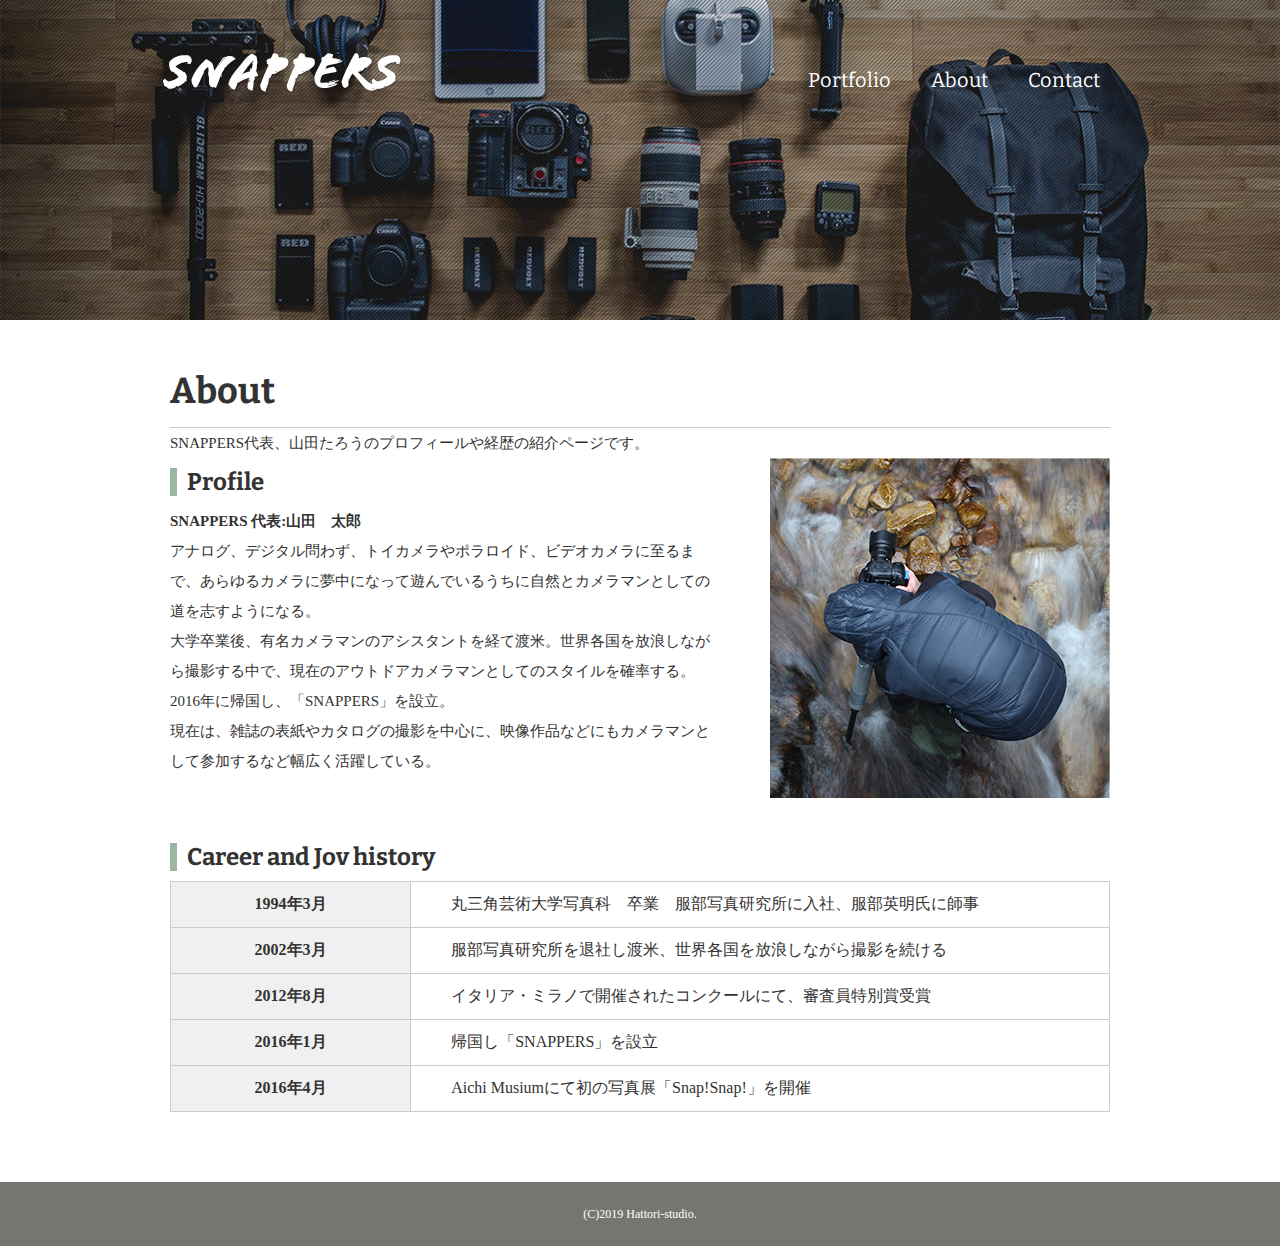
<file: SNAPPERS/about.html>
<!DOCTYPE heml>
<html>

<head>
	<meta charset="utf-8">
	<meta name="viewport" content="width=device-width,initial-scale=1">
	<title>About | 風景写真家「SNAPPERS」</title>
	<link href="https://fonts.googleapis.com/css?family=Bitter:400,700&display=swap" rel="stylesheet">
	<link rel="stylesheet" href="css/style.css">
</head>

<body id="about">
<!--	header始まり -->
	<header>
		<div class="logo">
			<a href="index.html">
				<img src="images/logo.png" alt="SNAPPERS"></a>
		</div>
		<nav>
			<ul class="global-nav">
				<li><a href="portfolio.html">Portfolio</a></li>
				<li><a href="about.html">About</a></li>
				<li><a href="contact.html">Contact</a></li>
			</ul>
		</nav>
	</header>
<!--	header終わり -->
	
<!--	wrap始まり -->
	<div id="wrap">
		<div class="content">
			<div class="main-center">
				<h1>About</h1>
				<p>SNAPPERS代表、山田たろうのプロフィールや経歴の紹介ページです。</p>
				<section class="profile clearfix">
					<div class="profile-txt">
						<h2 class="icon">Profile</h2>
						<p><span>SNAPPERS 代表:山田　太郎</span><br>アナログ、デジタル問わず、トイカメラやポラロイド、ビデオカメラに至るまで、あらゆるカメラに夢中になって遊んでいるうちに自然とカメラマンとしての道を志すようになる。<br>大学卒業後、有名カメラマンのアシスタントを経て渡米。世界各国を放浪しながら撮影する中で、現在のアウトドアカメラマンとしてのスタイルを確率する。2016年に帰国し、「SNAPPERS」を設立。<br>現在は、雑誌の表紙やカタログの撮影を中心に、映像作品などにもカメラマンとして参加するなど幅広く活躍している。</p>
					</div>
					<img src="images/about-profile.png" alt="山田太郎プロフィール画像" class="profile-image">
				</section>
				<section class="career">
					<h2 class="icon">Career and Jov history</h2>
					<table>
						<tr>
							<th>1994年3月</th>
							<td>丸三角芸術大学写真科　卒業　服部写真研究所に入社、服部英明氏に師事</td>
						</tr>
						<tr>
							<th>2002年3月</th>
							<td>服部写真研究所を退社し渡米、世界各国を放浪しながら撮影を続ける</td>
						</tr>
						<tr>
							<th>2012年8月</th>
							<td>イタリア・ミラノで開催されたコンクールにて、審査員特別賞受賞</td>
						</tr>
						<tr>
							<th>2016年1月</th>
							<td>帰国し「SNAPPERS」を設立</td>
						</tr>
						<tr>
							<th>2016年4月</th>
							<td>Aichi Musiumにて初の写真展「Snap!Snap!」を開催</td>
						</tr>
					</table>
				</section>
			</div>
		</div>
	</div>
<!--	wrap終わり -->
	
<!-- footer始まり -->
	<footer>
		<small>(C)2019 Hattori-studio.</small>
	</footer>
<!--	footer終わり　-->
</body>

</html>
</file>
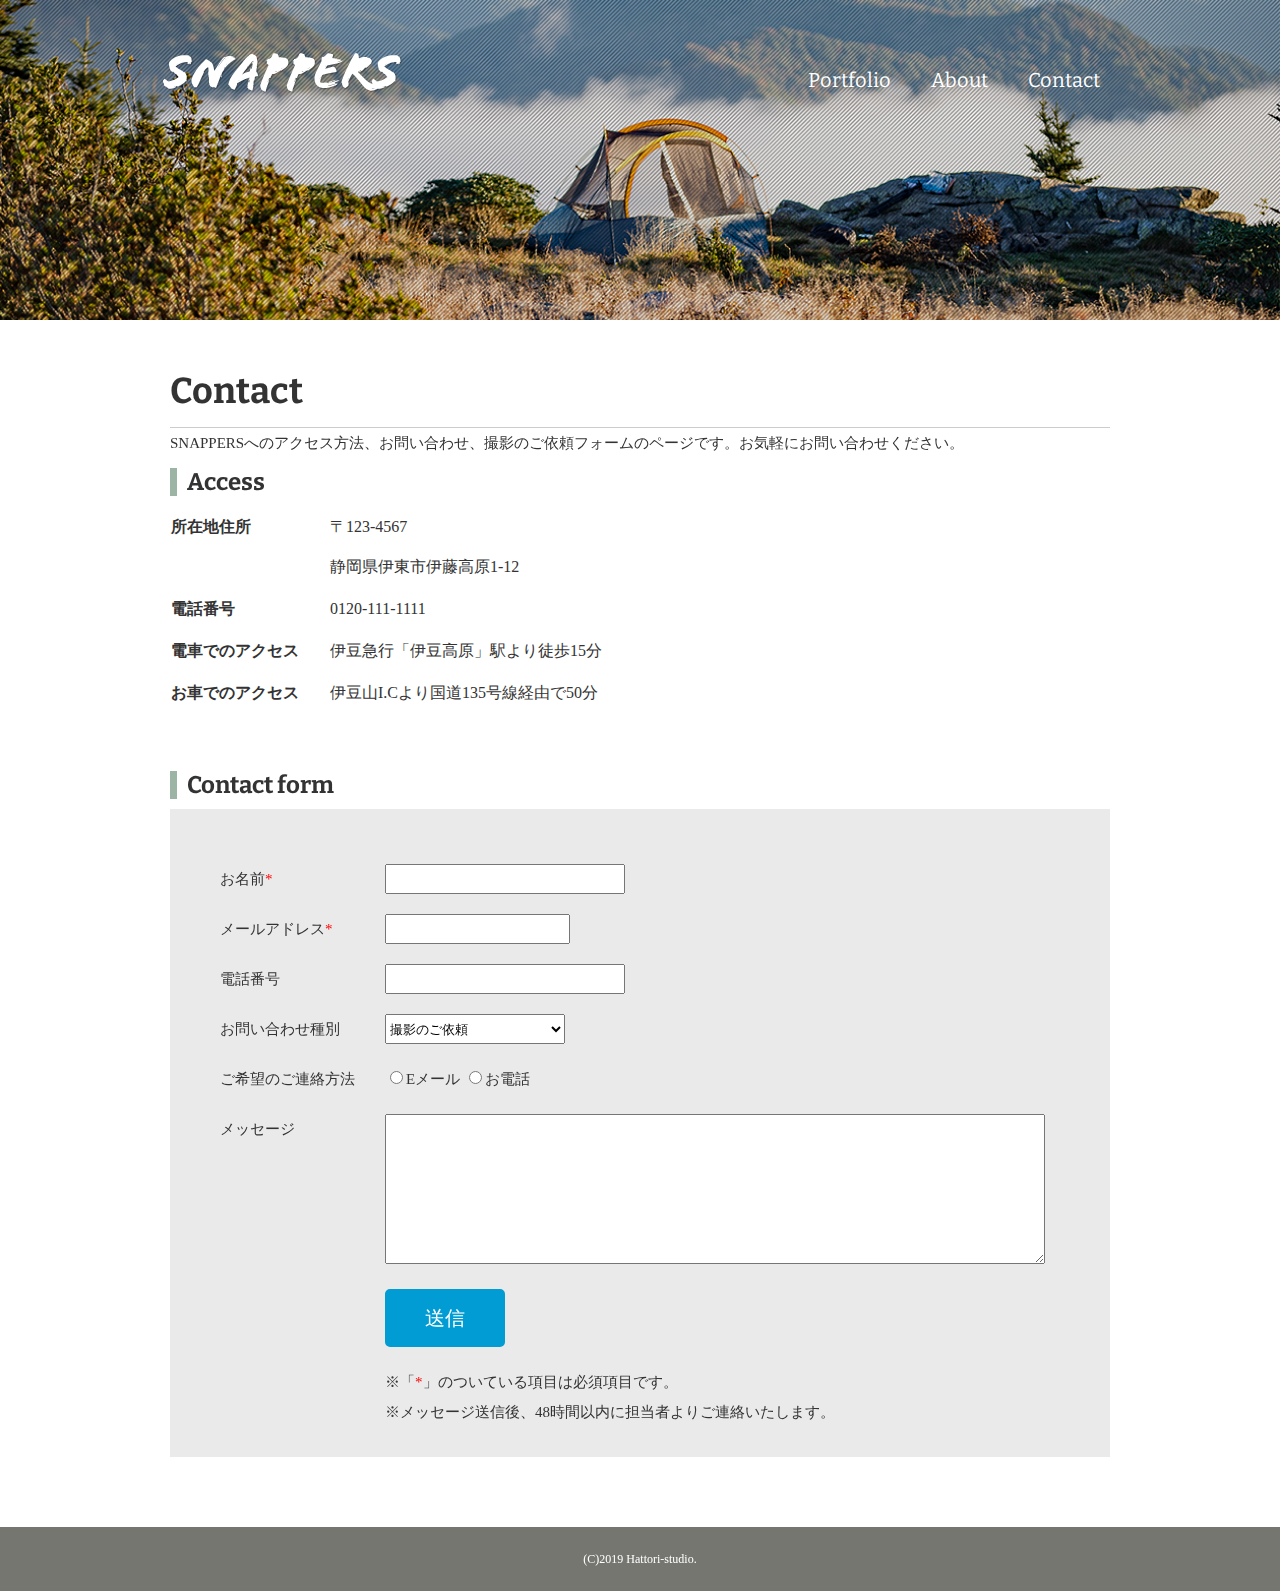
<file: SNAPPERS/contact.html>
<!DOCTYPE heml>
<html>

<head>
	<meta charset="utf-8">
	<meta name="viewport" content="width=device-width,initial-scale=1">
	<title>Contact|風景写真家「SNAPPERS」</title>
	<link href="https://fonts.googleapis.com/css?family=Bitter:400,700&display=swap" rel="stylesheet">
	<link rel="stylesheet" href="css/style.css">
</head>

<body id="contact">
	<!--	header始まり -->
	<header>
		<div class="logo">
			<a href="index.html">
				<img src="images/logo.png" alt="SNAPPERS"></a>
		</div>
		<nav>
			<ul class="global-nav">
				<li><a href="portfolio.html">Portfolio</a></li>
				<li><a href="about.html">About</a></li>
				<li><a href="contact.html">Contact</a></li>
			</ul>
		</nav>
	</header>
	<!--	header終わり -->

	<!--	wrap始まり -->
	<div id="wrap">
		<div class="content">
			<div class="main-center">
				<h1>Contact</h1>
				<p>SNAPPERSへのアクセス方法、お問い合わせ、撮影のご依頼フォームのページです。お気軽にお問い合わせください。</p>
				<section class="access clearfix">
					<h2 class="icon">Access</h2>
					<table>
						<tr>
							<th>所在地住所</th>
							<td>〒123-4567<br>静岡県伊東市伊藤高原1-12</td>
						</tr>
						<tr>
							<th>電話番号</th>
							<td>0120-111-1111</td>
						</tr>
						<tr>
							<th>電車でのアクセス</th>
							<td>伊豆急行「伊豆高原」駅より徒歩15分</td>
						</tr>
						<tr>
							<th>お車でのアクセス</th>
							<td>伊豆山I.Cより国道135号線経由で50分</td>
						</tr>
					</table>
					<iframe src="https://www.google.com/maps/embed?pb=!1m16!1m12!1m3!1d3273.147240165989!2d139.10607971532426!3d34.877648780389436!2m3!1f0!2f0!3f0!3m2!1i1024!2i768!4f13.1!2m1!1z5LyK6LGG6auY5Y6f!5e0!3m2!1sja!2sjp!4v1561553623539!5m2!1sja!2sjp" width="460" height="220" frameborder="0" style="border:0" allowfullscreen></iframe>
				</section>
				<section>
					<h2 class="icon">Contact form</h2>
					<div class="form">
						<form>
							<dl>
								<dt><span class="required">お名前</span></dt>
								<dd><input type="text" name="name" class="name" required></dd>
								<dt><span class="required">メールアドレス</span></dt>
								<dd><input type="email" name="email" class="email" required></dd>
								<dt>電話番号</dt>
								<dd><input type="tel" name="tel" class="tel"></dd>
								<dt>お問い合わせ種別</dt>
								<dd>
									<select name="type" class="type">
										<option value="撮影のご依頼">撮影のご依頼</option>
										<option value="講演・各種メディア出演のご依頼">講演・各種メディア出演のご依頼</option>
										<option value="その他">その他</option>
									</select>
								</dd>
								<dt>ご希望のご連絡方法</dt>
								<dd>
									<input type="radio" name="contact" value="Eメール">Eメール
									<input type="radio" name="contact" value="お電話">お電話
								</dd>
								<dt>メッセージ</dt>
								<dd><textarea name="message" class="message"></textarea></dd>
							</dl>
							<button type="submit" class="btn">送信</button>
						</form>
						<div class="attention">
							<p>※「<span class="required"></span>」のついている項目は必須項目です。<br>※メッセージ送信後、48時間以内に担当者よりご連絡いたします。</p>
						</div>
					</div>
				</section>
			</div>
		</div>
	</div>
	<!--	wrap終わり -->

	<!-- footer始まり -->
	<footer>
		<small>(C)2019 Hattori-studio.</small>
	</footer>
	<!--	footer終わり　-->
</body>

</html>
</file>
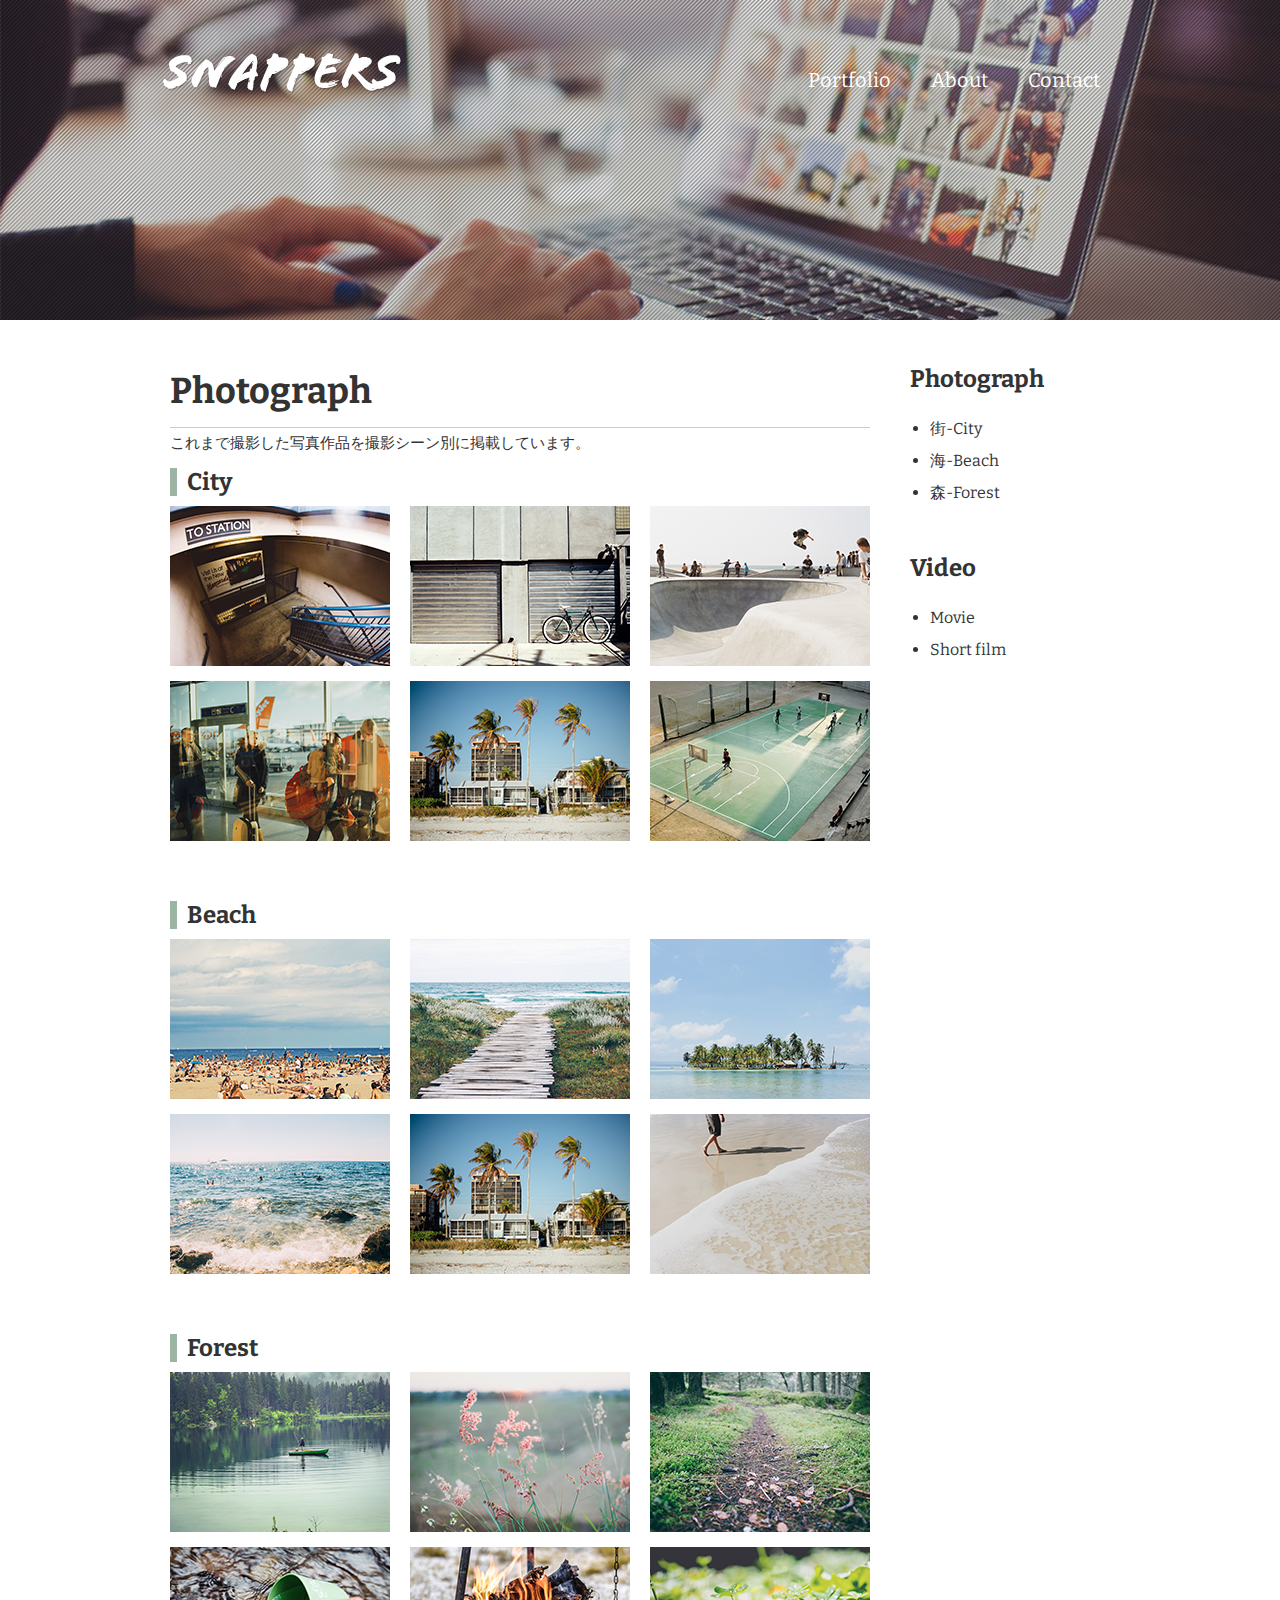
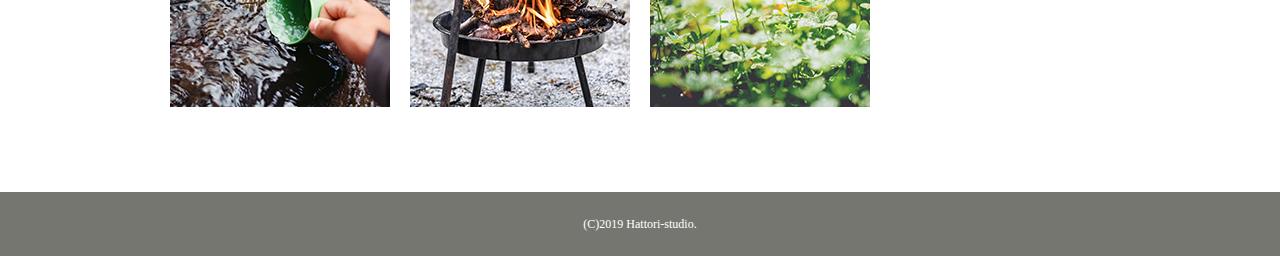
<file: SNAPPERS/photograph.html>
<!DOCTYPE heml>
<html>

<head>
	<meta charset="utf-8">
	<meta name="viewport" content="width=device-width,initial-scale=1">
	<title>Photograph| 風景写真家「SNAPPERS」</title>
	<link href="https://fonts.googleapis.com/css?family=Bitter:400,700&display=swap" rel="stylesheet">
	<link rel="stylesheet" href="css/style.css">
</head>

<body id="photograph">
	<!--	header始まり -->
	<header>
		<div class="logo">
			<a href="index.html">
				<img src="images/logo.png" alt="SNAPPERS"></a>
		</div>
		<nav>
			<ul class="global-nav">
				<li><a href="portfolio.html">Portfolio</a></li>
				<li><a href="about.html">About</a></li>
				<li><a href="contact.html">Contact</a></li>
			</ul>
		</nav>
	</header>
	<!--	header終わり -->

	<!--	wrap始まり -->
	<div id="wrap" class="clearfix">
		<div class="content">
			<div class="main">
				<h1>Photograph</h1>
				<p>これまで撮影した写真作品を撮影シーン別に掲載しています。</p>
				<section id="city">
					<h2 class="icon">City</h2>
					<ul class="clearfix photograph-list">
						<li><img src="images/photograph-city-01.png" alt="駅への階段"></li>
						<li><img src="images/photograph-city-02.png" alt="自転車とシャッター"></li>
						<li><img src="images/photograph-city-03.png" alt="スケートパーク"></li>
						<li><img src="images/photograph-city-04.png" alt="エアポート"></li>
						<li><img src="images/photograph-beach-05.png" alt="雑貨を扱う店舗"></li>
						<li><img src="images/photograph-city-06.png" alt="ストリートバスケ"></li>
					</ul>
				</section>
				<section id="beach">
					<h2 class="icon">Beach</h2>
					<ul class="clearfix photograph-list">
						<li><img src="images/photograph-beach-01.png" alt="海水浴場"></li>
						<li><img src="images/photograph-beach-02.png" alt="ビーチへ続く道"></li>
						<li><img src="images/photograph-beach-03.png" alt="離れ小島"></li>
						<li><img src="images/photograph-beach-04.png" alt="岩場と波"></li>
						<li><img src="images/photograph-beach-05.png" alt="ヤシの木"></li>
						<li><img src="images/photograph-beach-06.png" alt="波打ち際"></li>
					</ul>
				</section>
				<section id="forest">
					<h2 class="icon">Forest</h2>
					<ul class="clearfix photograph-list">
						<li><img src="images/photograph-forest-01.png" alt="池と小舟"></li>
						<li><img src="images/photograph-forest-02.png" alt="可憐な花"></li>
						<li><img src="images/photograph-forest-03.png" alt="森の小径"></li>
						<li><img src="images/photograph-forest-04.png" alt="清流をカップで掬う"></li>
						<li><img src="images/photograph-forest-05.png" alt="焚火台"></li>
						<li><img src="images/photograph-forest-06.png" alt="新芽と若葉"></li>
					</ul>
				</section>
			</div>
			<aside class="sidebar">
				<section>
					<h2>Photograph</h2>
					<ul>
						<li><a href="photograph.html#city">街-City</a></li>
						<li><a href="photograph.html#beach">海-Beach</a></li>
						<li><a href="photograph.html#forest">森-Forest</a></li>
					</ul>
				</section>
				<section>
					<h2>Video</h2>
					<ul>
						<li><a href="video.html#movie">Movie</a></li>
						<li><a href="video.html#short-film">Short film</a></li>
					</ul>
				</section>
			</aside>
		</div>
	</div>
	<!--	wrap終わり -->

	<!-- footer始まり -->
	<footer>
		<small>(C)2019 Hattori-studio.</small>
	</footer>
	<!--	footer終わり　-->
</body>

</html>
</file>
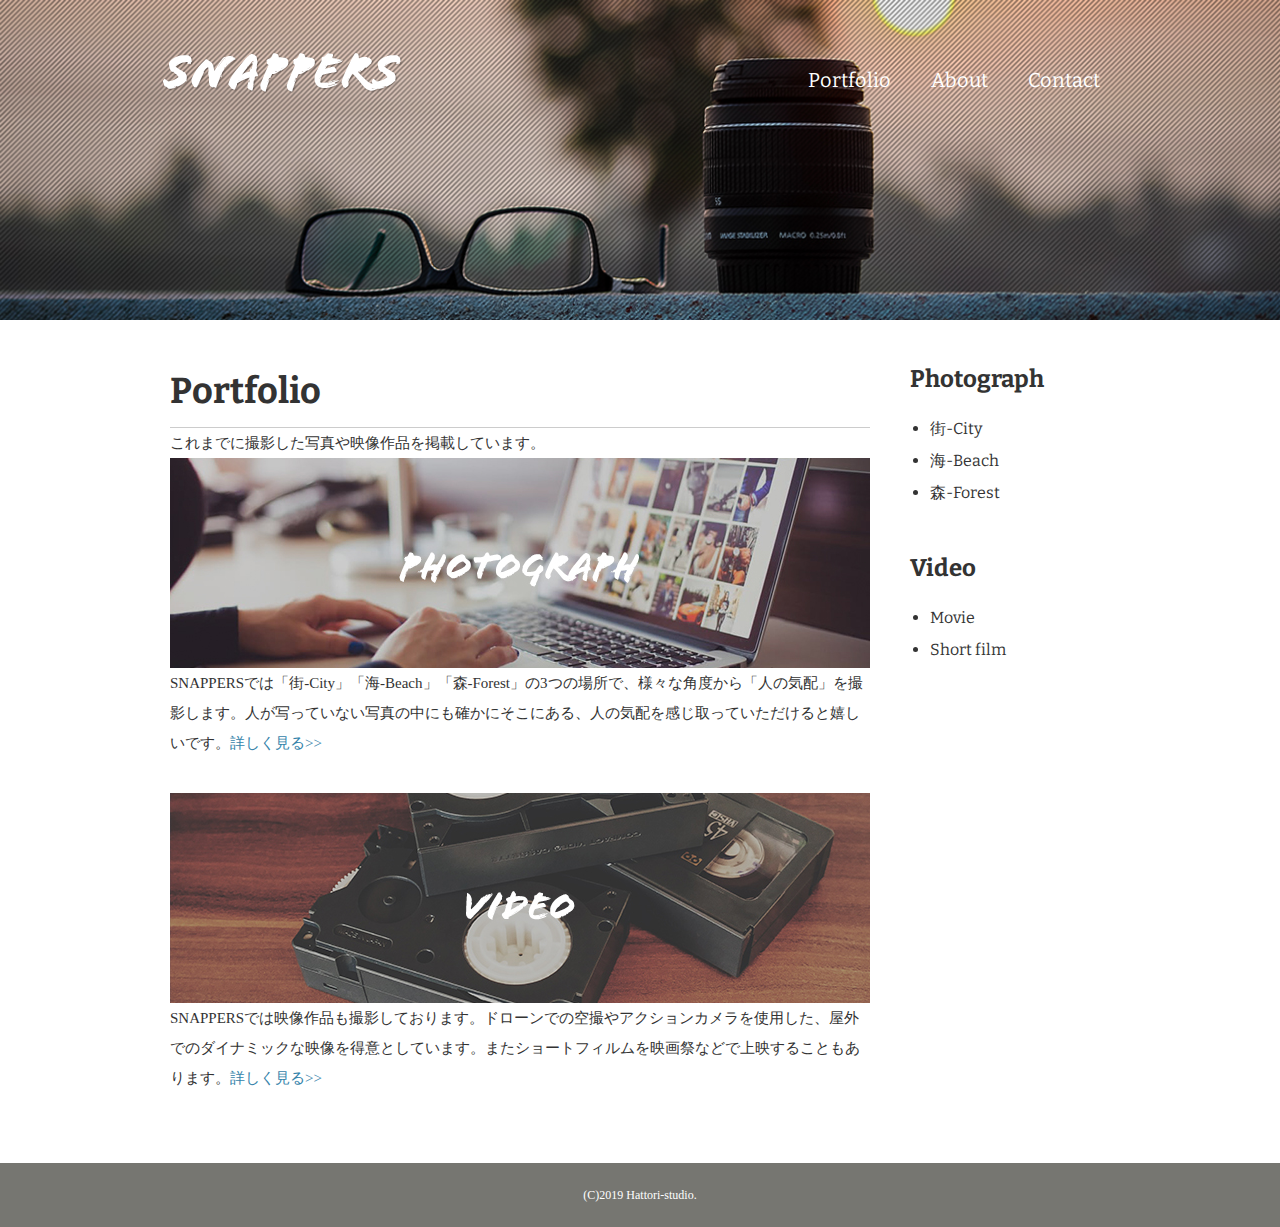
<file: SNAPPERS/portfolio.html>
<!DOCTYPE heml>
<html>

<head>
	<meta charset="utf-8">
	<meta name="viewport" content="width=device-width,initial-scale=1">
	<title>Portfolio | 風景写真家「SNAPPERS」</title>
	<link href="https://fonts.googleapis.com/css?family=Bitter:400,700&display=swap" rel="stylesheet">
	<link rel="stylesheet" href="css/style.css">
</head>

<body id="portfolio">
<!--	header始まり -->
	<header>
		<div class="logo">
			<a href="index.html">
				<img src="images/logo.png" alt="SNAPPERS"></a>
		</div>
		<nav>
			<ul class="global-nav">
				<li><a href="portfolio.html">Portfolio</a></li>
				<li><a href="about.html">About</a></li>
				<li><a href="contact.html">Contact</a></li>
			</ul>
		</nav>
	</header>
<!--	header終わり -->
	
<!--	wrap始まり -->
	<div id="wrap" class="clearfix">
		<div class="content">
			<div class="main">
				<h1>Portfolio</h1>
				<p>これまでに撮影した写真や映像作品を掲載しています。</p>
				<section>
					<h2><a href="photograph.html"><img src="images/portfolio-photo.jpg" alt="PHOTOGRAPH"></a></h2>
					<p>SNAPPERSでは「街-City」「海-Beach」「森-Forest」の3つの場所で、様々な角度から「人の気配」を撮影します。人が写っていない写真の中にも確かにそこにある、人の気配を感じ取っていただけると嬉しいです。<a href="photograph.html">詳しく見る>></a></p>
				</section>
				<section>
					<h2><a href="video.html"><img src="images/portfolio-video.jpg"></a></h2>
					<p>SNAPPERSでは映像作品も撮影しております。ドローンでの空撮やアクションカメラを使用した、屋外でのダイナミックな映像を得意としています。またショートフィルムを映画祭などで上映することもあります。<a href="video.html">詳しく見る>></a></p>
				</section>
			</div>
			<aside class="sidebar">
				<section>
					<h2>Photograph</h2>
					<ul>
						<li><a href="photograph.html#city">街-City</a></li>
						<li><a href="photograph.html#beach">海-Beach</a></li>
						<li><a href="photograph.html#forest">森-Forest</a></li>
					</ul>
				</section>
				<section>
					<h2>Video</h2>
					<ul>
						<li><a href="video.html#movie">Movie</a></li>
						<li><a href="video.html#short-film">Short film</a></li>
					</ul>
				</section>
			</aside>
		</div>
	</div>
<!--	wrap終わり -->
	
<!-- footer始まり -->
	<footer>
		<small>(C)2019 Hattori-studio.</small>
	</footer>
<!--	footer終わり　-->
</body>

</html>
</file>
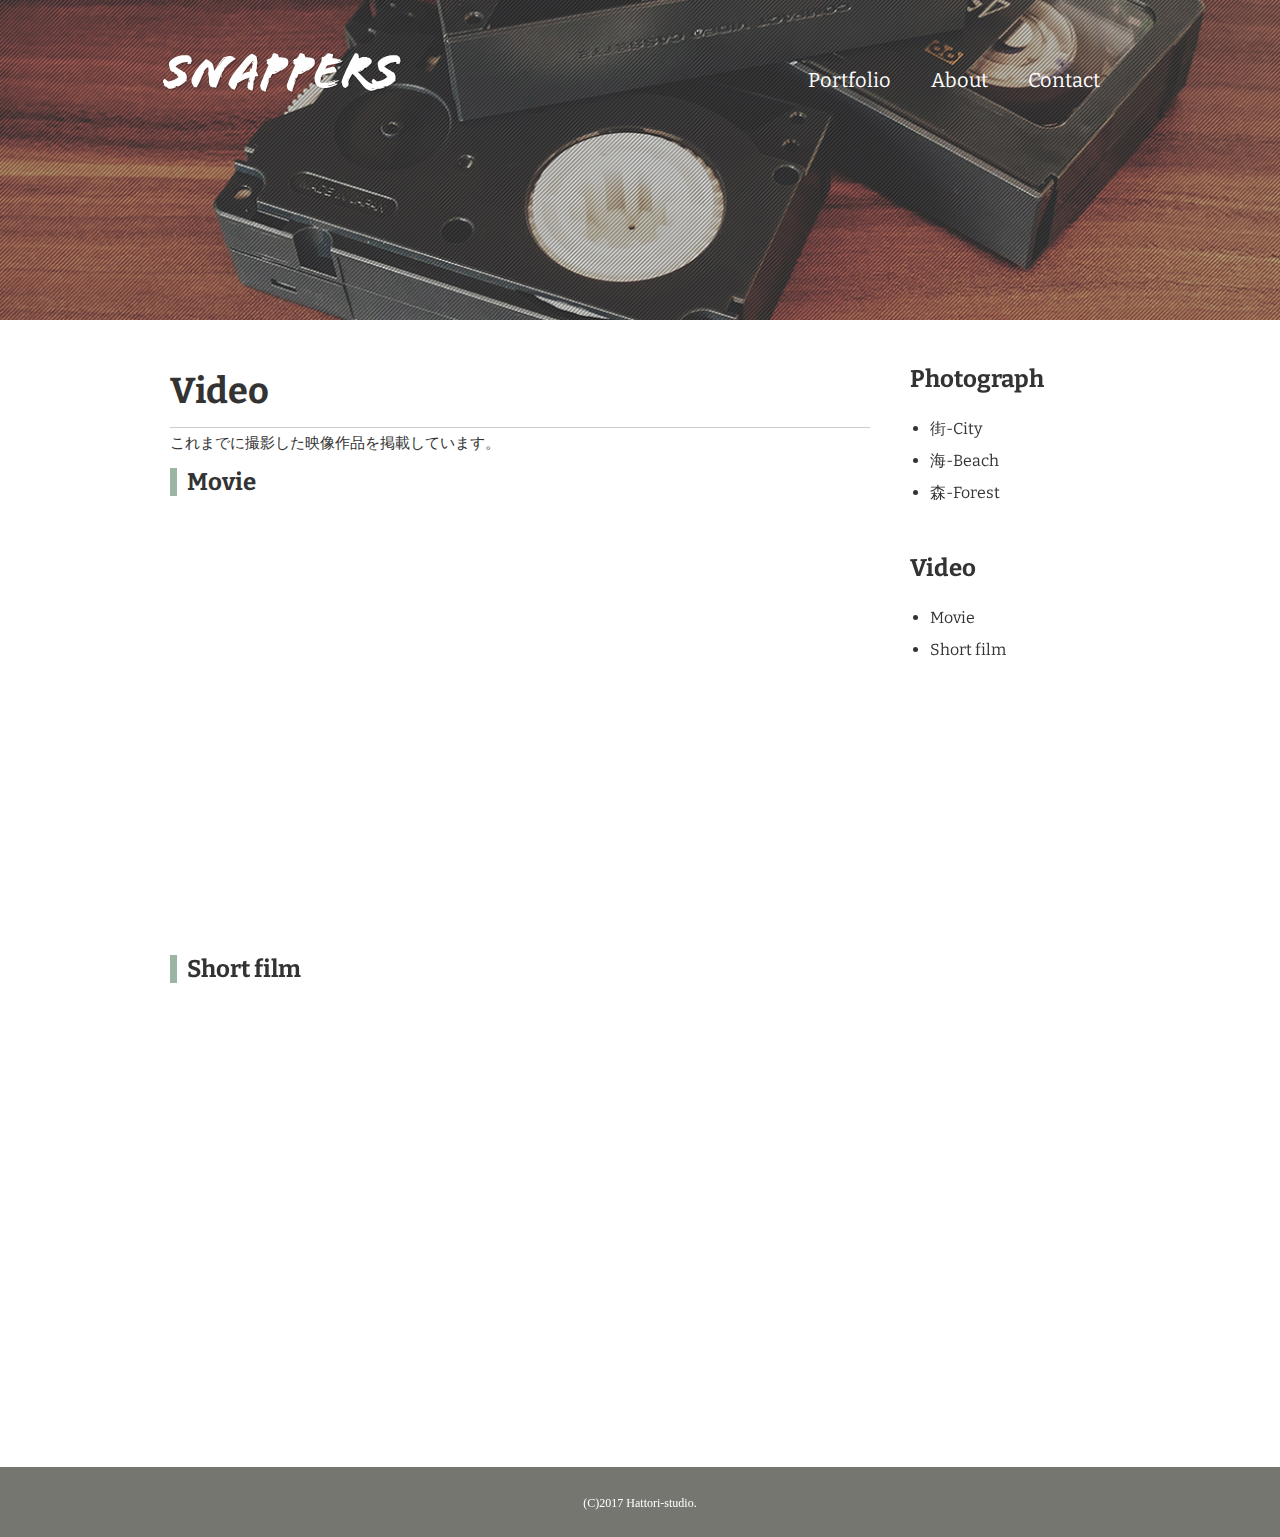
<file: SNAPPERS/video.html>
<!DOCTYPE html>
<html>

<head>
	<meta charset="UTF-8">
	<meta name="viewport" content="width=device-width,initial-scale=1">
	<title>Video｜風景写真家「SNAPPERS」</title>
	<link href="https://fonts.googleapis.com/css?family=Bitter:400,700" rel="stylesheet">
	<link href="css/style.css" rel="stylesheet">
</head>

<body id="video">

	<!-- header始まり -->
	<header>
		<div class="logo">
			<a href="index.html"><img src="images/logo.png" alt="SNAPPERS"></a>
		</div>
		<nav>
			<ul class="global-nav">
				<li><a href="portfolio.html">Portfolio</a></li>
				<li><a href="about.html">About</a></li>
				<li><a href="contact.html">Contact</a></li>
			</ul>
		</nav>
	</header>
	<!-- header終わり -->

	<!-- wrap始まり -->
	<div id="wrap" class="clearfix">
		<div class="content">
			<div class="main">
				<h1>Video</h1>
				<p>これまでに撮影した映像作品を掲載しています。</p>
				<section id="movie">
					<h2 class="icon">Movie</h2>
					<iframe width="700" height="394" src="https://www.youtube.com/embed/DgNOX9lfck8" frameborder="0" allow="accelerometer; autoplay; encrypted-media; gyroscope; picture-in-picture" allowfullscreen></iframe>
				</section>
				<section id="short-film">
					<h2 class="icon">Short film</h2>
					<iframe width="700" height="394" src="https://www.youtube.com/embed/jK2aIUmmdP4" frameborder="0" allow="accelerometer; autoplay; encrypted-media; gyroscope; picture-in-picture" allowfullscreen></iframe>
				</section>
			</div>
			<aside class="sidebar">
				<section>
					<h2>Photograph</h2>
					<ul>
						<li><a href="photograph.html#city">街-City</a></li>
						<li><a href="photograph.html#beach">海-Beach</a></li>
						<li><a href="photograph.html#forest">森-Forest</a></li>
					</ul>
				</section>
				<section>
					<h2>Video</h2>
					<ul>
						<li><a href="video.html#movie">Movie</a></li>
						<li><a href="video.html#short-film">Short film</a></li>
					</ul>
				</section>
			</aside>
		</div>
	</div>
	<!-- wrap終わり -->

	<!-- footer始まり -->
	<footer>
		<small>(C)2017 Hattori-studio.</small>
	</footer>
	<!-- footer終わり -->

</body>

</html>
</file>
<file: css/origin.css>
@charset "UTF-8";

html {
  font-size: 62.5%;
}

body {
  color: #333;
  font-size: 1.2rem;
  font-family: "Helvetica Neue", HelveticaNeue, Helvetica, Arial, sans-serif;
}

*,*::before,*::after {
  margin: 0;
  padding: 0;
  box-sizing: border-box;
}
a,
a:link,
a:visited,
a:hover,
a:active {
  color: rgb(0, 108, 151);
  text-decoration: none;
}
li {
  list-style: none;
}
</file>
<file: css/style.css>
@charset "UTF-8";
body {
  background: #000;
  position: relative;
  width: 100vw;
  color: #fff;
  overflow: hidden;
  cursor: none;
}

@media screen and (max-width: 767px) {
  body {
    overflow: auto;
    cursor: auto;
  }
}

#cursor {
  position: fixed;
  -webkit-transform: translate(-50%, -50%);
  transform: translate(-50%, -50%);
  background: red;
  width: 7px;
  height: 7px;
  border-radius: 100%;
  pointer-events: none;
}

@media screen and (max-width: 767px) {
  #cursor {
    display: none;
  }
}

#stalker {
  position: fixed;
  -webkit-transform: translate(-50%, -50%);
  transform: translate(-50%, -50%);
  background: #fff;
  width: 50px;
  height: 50px;
  border-radius: 100%;
  -webkit-transition: 0.08s;
  transition: 0.08s;
  opacity: .1;
  pointer-events: none;
}

@media screen and (max-width: 767px) {
  #stalker {
    display: none;
  }
}

a:focus,
*:focus {
  outline: none;
}

a:hover {
  cursor: none;
}

@media screen and (max-width: 767px) {
  a:hover {
    cursor: pointer;
  }
}

.header {
  position: fixed;
  display: block;
  top: 0;
  left: 0;
  width: 20%;
  height: 100vh;
  border-right: 1px dotted #333;
}

@media screen and (max-width: 767px) {
  .header {
    z-index: 2000;
    -webkit-transform: translateX(-200%);
            transform: translateX(-200%);
    visibility: hidden;
    opacity: 0.5;
    width: 100%;
    height: 100vh;
    background: #000;
    -webkit-transition: all 2.25s;
    transition: all 2.25s;
  }
  .header.active {
    -webkit-transform: translateX(0%);
            transform: translateX(0%);
    visibility: visible;
    opacity: 1;
    -webkit-transition-duration: 0.5s;
            transition-duration: 0.5s;
    -webkit-transition-delay: 0.15s;
            transition-delay: 0.15s;
  }
}

.header .logo {
  display: block;
  color: #fff;
  width: 100%;
  margin: 0;
  font-size: 2.4rem;
  letter-spacing: 1.2px;
  padding: 10rem 0;
  text-align: center;
  border-bottom: 1px dotted #333333;
}

@media screen and (max-width: 767px) {
  .header .logo {
    font-size: 3.2rem;
    padding: 7rem 0 4rem;
  }
}

.header .nav {
  width: 100%;
  padding: 2rem 5rem;
}

.header .nav__list {
  width: 100%;
}

.header .nav__list__item {
  margin-top: 50px;
  text-align: center;
  letter-spacing: 1px;
  font-weight: bold;
  font-size: 1.8rem;
}

@media screen and (max-width: 767px) {
  .header .nav__list__item {
    font-size: 2.2rem;
    margin-top: 70px;
  }
}

.header .nav__list__item a {
  display: inline-block;
  color: #fff;
}

.header .nav__list__item a::after {
  content: '';
  display: block;
  width: 0;
  margin: 10px auto 0;
  border-bottom: 3px solid #fff;
  -webkit-transition: width 0.3s ease-in-out;
  transition: width 0.3s ease-in-out;
}

@media screen and (max-width: 767px) {
  .header .nav__list__item a::after {
    display: none;
  }
}

.header .nav__list__item a:hover::after {
  width: 100%;
}

.header .copy {
  display: block;
  margin: 120px auto 0;
  font-size: 1.2rem;
  color: #999;
  width: 100%;
  text-align: center;
}

.navToggle {
  display: none;
}

@media (max-width: 767px) {
  .navToggle {
    display: block;
    position: fixed;
    /* bodyに対しての絶対位置指定 */
    right: 12px;
    top: 13px;
    width: 42px;
    height: 51px;
    cursor: pointer;
    z-index: 1000;
    text-align: center;
  }
  .navToggle span {
    display: block;
    position: absolute;
    /* .navToggleに対して */
    width: 30px;
    border-bottom: solid 3px white;
    -webkit-transition: .55s ease-in-out;
    -webkit-transition: 0.55s ease-in-out;
    transition: 0.55s ease-in-out;
    left: 6px;
  }
  .navToggle span:nth-child(1) {
    top: 9px;
  }
  .navToggle span:nth-child(2) {
    top: 18px;
  }
  .navToggle span:nth-child(3) {
    top: 27px;
  }
}

/* 最初のspanをマイナス45度に */
.navToggle.active span:nth-child(1) {
  top: 18px;
  left: 6px;
  -webkit-transform: rotate(-45deg);
  transform: rotate(-45deg);
  border-bottom-color: #ccc;
}

/* 2番目と3番目のspanを45度に */
.navToggle.active span:nth-child(2) {
  -webkit-transform: translateX(35px);
          transform: translateX(35px);
  opacity: 0;
}

.navToggle.active span:nth-child(3) {
  top: 18px;
  -webkit-transform: rotate(45deg);
  transform: rotate(45deg);
  border-bottom-color: #ccc;
}

.wrap {
  position: relative;
  left: 20vw;
  width: 80%;
}

@media screen and (max-width: 767px) {
  .wrap {
    width: 100%;
    left: 0;
  }
}

.top {
  position: relative;
  width: 100%;
  height: 100vh;
}

.top__content {
  position: absolute;
  width: 400px;
  height: 250px;
  margin: auto;
  top: 0;
  bottom: 0;
  left: 0;
  right: 0;
}

.top__content .flip {
  z-index: 200;
  display: inline-block;
  font-size: 9.6rem;
  
}

.top__content .flip--1 {
  -webkit-animation: ani__flip 1.5s 0.5s cubic-bezier(0.455, 0.03, 0.515, 0.955) alternate infinite;
          animation: ani__flip 1.5s 0.5s cubic-bezier(0.455, 0.03, 0.515, 0.955) alternate infinite;
}

.top__content .flip--2 {
  -webkit-animation: ani__flip 1.5s 1.2s cubic-bezier(0.455, 0.03, 0.515, 0.955) alternate infinite;
          animation: ani__flip 1.5s 1.2s cubic-bezier(0.455, 0.03, 0.515, 0.955) alternate infinite;
}

.top__content .flip--3 {
  -webkit-animation: ani__flip 1.5s 1.9s cubic-bezier(0.455, 0.03, 0.515, 0.955) alternate infinite;
          animation: ani__flip 1.5s 1.9s cubic-bezier(0.455, 0.03, 0.515, 0.955) alternate infinite;
}

.top__content .flip--4 {
  -webkit-animation: ani__flip 1.5s 2.6s cubic-bezier(0.455, 0.03, 0.515, 0.955) alternate infinite;
          animation: ani__flip 1.5s 2.6s cubic-bezier(0.455, 0.03, 0.515, 0.955) alternate infinite;
}

.top__content .flip--5 {
  -webkit-animation: ani__flip 1.5s 3.3s cubic-bezier(0.455, 0.03, 0.515, 0.955) alternate infinite;
          animation: ani__flip 1.5s 3.3s cubic-bezier(0.455, 0.03, 0.515, 0.955) alternate infinite;
}

.top__content .flip--6 {
  -webkit-animation: ani__flip 1.5s 4s cubic-bezier(0.455, 0.03, 0.515, 0.955) alternate infinite;
          animation: ani__flip 1.5s 4s cubic-bezier(0.455, 0.03, 0.515, 0.955) alternate infinite;
}

.top__content .flip--7 {
  -webkit-animation: ani__flip 1.5s 4.7s cubic-bezier(0.455, 0.03, 0.515, 0.955) alternate infinite;
          animation: ani__flip 1.5s 4.7s cubic-bezier(0.455, 0.03, 0.515, 0.955) alternate infinite;
}

.top__content .flip--8 {
  -webkit-animation: ani__flip 1.5s 5.4s cubic-bezier(0.455, 0.03, 0.515, 0.955) alternate infinite;
          animation: ani__flip 1.5s 5.4s cubic-bezier(0.455, 0.03, 0.515, 0.955) alternate infinite;
}

.top__content .flip--9 {
  -webkit-animation: ani__flip 1.5s 6.1s cubic-bezier(0.455, 0.03, 0.515, 0.955) alternate infinite;
          animation: ani__flip 1.5s 6.1s cubic-bezier(0.455, 0.03, 0.515, 0.955) alternate infinite;
}

.top__content .flip--10 {
  -webkit-animation: ani__flip 1.5s 6.8s cubic-bezier(0.455, 0.03, 0.515, 0.955) alternate infinite;
          animation: ani__flip 1.5s 6.8s cubic-bezier(0.455, 0.03, 0.515, 0.955) alternate infinite;
}

.about {
  position: relative;
  width: 100%;
  height: 100vh;
}

@media screen and (max-width: 767px) {
  .about {
    height: auto;
  }
}

.about .title {
  margin: 100px;
  padding-top: 100px;
  font-size: 3.2rem;
}

@media screen and (max-width: 767px) {
  .about .title {
    text-align: center;
  }
}

.about__container {
  display: -webkit-box;
  display: -ms-flexbox;
  display: flex;
  width: 100%;
  -ms-flex-pack: distribute;
      justify-content: space-around;
}

@media screen and (max-width: 767px) {
  .about__container {
    -webkit-box-orient: vertical;
    -webkit-box-direction: normal;
        -ms-flex-direction: column;
            flex-direction: column;
    -ms-flex-line-pack: center;
        align-content: center;
  }
}

.about__container__img {
  -ms-flex-preferred-size: 30%;
      flex-basis: 30%;
}

@media screen and (max-width: 767px) {
  .about__container__img {
    text-align: center;
  }
}

.about__container__img img {
  width: 100%;
  border-radius: 50%;
}

@media screen and (max-width: 767px) {
  .about__container__img img {
    width: 70%;
    padding: 20px;
  }
}

.about__container__text {
  -ms-flex-preferred-size: 35%;
      flex-basis: 35%;
  font-size: 1.8rem;
  letter-spacing: 1.2px;
  line-height: 3.2rem;
}

@media screen and (max-width: 767px) {
  .about__container__text {
    padding: 20px;
  }
}

.works {
  overflow-y: scroll;
  position: relative;
  width: 100%;
  height: 100vh;
}

@media screen and (max-width: 767px) {
  .works {
    overflow-y: initial;
    height: auto;
  }
}

.works .title {
  margin: 0 100px 100px;
  padding-top: 100px;
  font-size: 3.2rem;
}

@media screen and (max-width: 767px) {
  .works .title {
    text-align: center;
  }
}

.works__container {
  display: -webkit-box;
  display: -ms-flexbox;
  display: flex;
  width: 100%;
  -ms-flex-wrap: wrap;
      flex-wrap: wrap;
  -ms-flex-pack: distribute;
      justify-content: space-around;
}

.works__container__item {
  -ms-flex-preferred-size: 60%;
      flex-basis: 60%;
  margin-bottom: 400px;
}

.works__container__item a span {
  position: absolute;
  display: block;
  z-index: 1;
  bottom: 0;
  width: 60%;
  height: 30px;
  background: rgba(0, 0, 0, 0.5);
  text-align: left;
  padding: 20px;
}

@media screen and (max-width: 767px) {
  .works__container__item {
    -ms-flex-preferred-size: 70%;
        flex-basis: 70%;
    margin-bottom: 30vh;
  }
}

.works__container__item__img {
  width: 100%;
  -webkit-filter: blur(2px);
          filter: blur(2px);
  -webkit-transition: 0.6s 0s ease-in-out all;
  transition: 0.6s 0s ease-in-out all;
}

@media screen and (max-width: 767px) {
  .works__container__item__img {
    -webkit-filter: blur(0);
            filter: blur(0);
  }
}

.works__container__item:hover img {
  -webkit-transform: scale(0.95);
          transform: scale(0.95);
  -webkit-filter: blur(0);
          filter: blur(0);
}

@media screen and (max-width: 767px) {
  .works__container__item:hover img {
    -webkit-filter: blur(0);
            filter: blur(0);
    -webkit-transform: scale(1);
            transform: scale(1);
  }
}

.works__container__item__com {
  padding: 0 20px 20px;
  opacity: 0;
  -webkit-transition: 0.6s ease-in-out;
  transition: 0.6s ease-in-out;
}

@media screen and (max-width: 767px) {
  .works__container__item__com {
    padding: 20px;
    opacity: 1;
  }
}

.works__container__item:hover .works__container__item__com {
  -webkit-transform: translateY(25px);
          transform: translateY(25px);
  opacity: 1;
}

@media screen and (max-width: 767px) {
  .works__container__item:hover .works__container__item__com {
    -webkit-transform: initial;
            transform: initial;
  }
}
/*# sourceMappingURL=style.css.map */
</file>
<file: css/key.css>
@charset "utf-8";

  /* keyframs */

 @keyframes ani__flip {
   0% {
     transform: rotateY(0);
     color: #fff;
   }
 
   100% {
     transform: rotateY(180deg);
     color: #000;
   }
 }

@keyframes slide-out-blurred-top {
  0% {
    transform: translateY(0) scaleY(1) scaleX(1);
    transform-origin: 50% 0%;
    filter: blur(0);
    opacity: 1;
  }
  100% {
    transform: translateY(-1000px) scaleY(2) scaleX(0.2);
    transform-origin: 50% 0%;
    filter: blur(40px);
    opacity: 0;
  }
}
</file>
<file: jQueryall/css/main.css>
/*
 * Base
 */
html {
    font-family: "Helvetica Neue", "Arial", "Hiragino Kaku Gothic ProN", "Meiryo", sans-serif;
    font-size: 16px;
    line-height: 1.5;
}

body {
    background-color: #656565;
}

img {
    vertical-align: middle;
}

button {
    outline: none;
}

::-moz-selection {
    background: #b3d4fc;
    text-shadow: none;
}

::selection {
    background: #b3d4fc;
    text-shadow: none;
}

.page-header {
    background-color: #fff;
}

.page-header h1 {
    width: 976px;
    height: 80px;
    margin: 0 auto;
    padding-left: 10px;
    font-size: 20px;
    font-weight: normal;
    line-height: 80px;
    letter-spacing: 0.1em;
}

.page-main {
    position: relative;
}

.page-main > div {
    padding: 50px 0 100px;
}

.page-main > div h2 {
    color: #fff;
    text-align: center;
    margin: 0 0 50px;
    font-weight: normal;
    letter-spacing: 0.15em;
}

.page-main > aside {
    background-color: rgba(0,0,0,0.8);
    width: 350px;
    height: 100%;
    top: 0;
    left: -350px;
    position: fixed;
}

.page-main > aside ul {
    margin: 0;
    padding: 0;
    top: 50px;
    left: 114px;
    position: absolute;
}

.page-main > aside li {
    margin: 0 0 20px;
    list-style: none;
}

.page-main > aside button {
    background-color: rgba(0,0,0,0.8);
    display: block;
    position: absolute;
    top: 150px;
    left: 350px;
    width: 52px;
    height: 132px;
    margin: 0;
    padding: 0;
    border: none;
}


#typo {
    margin: 0;
    padding: 0;
    background-color: #3498db;
    font-weight: bold;
    font-size: 110px;
    color: #fff;
    text-align: center;
    line-height: 500px;
    height: 500px;
    -webkit-user-select: none;
    -moz-user-select: none;
    -ms-user-select: none;
}

#buttons1 {
    background-color: #ebc000;
}

#buttons2 {
    background-color: #01b169;
    height: 340px;
}

#images {
    background-color: #ff8873;
}

#easing {
    background-color: #019faa;
}

#typo .inner,
#buttons1 .inner,
#buttons2 .inner,
#images .inner{
    position: relative;
    width: 976px;
    margin: 0 auto;
}

#buttons1 button {
    display: block;
    float: left;
    width: 224px;
    height: 80px;
    margin: 0 10px 20px;
    padding: 0;
    font-size: 16px;
    letter-spacing: 0.15em;
    color: #ebc000;
    background-color: #fff;
    border: none;
    border-radius: 20px;
}

#buttons2 button {
    display: block;
    position: absolute;
    width: 224px;
    height: 224px;
    overflow: hidden;
    padding: 0 0 35px;
    font-size: 16px;
    letter-spacing: 1px;
    color: #01b169;
    background-color: #fff;
    border: none;
    border-radius: 112px;
}
#buttons2 button:nth-child(1) {
    left: 10px;
}
#buttons2 button:nth-child(2) {
    left: 254px;
}
#buttons2 button:nth-child(3) {
    left: 498px;
}
#buttons2 button:nth-child(4) {
    left: 742px;
}

#images p {
    position: relative;
    width: 580px;
    height: 380px;
    margin: 0 auto 80px;
}

#images p strong {
    color: #fff;
    font-size: 20px;
}

.page-footer {
    background-color: #656565;
}

.page-footer small {
    display: block;
    color: #fff;
    font-size: 11px;
    text-align: right;
    width: 976px;
    margin: 0 auto;
    height: 120px;
    line-height: 120px;
    letter-spacing: 0.15em;
}

.page-footer a {
    color: #fff;
    text-decoration: none;
}

/*
 * Helpers
 */

/* Clearfix */
.clearfix:before,
.clearfix:after {
    content: " ";
    display: table;
}
.clearfix:after {
    clear: both;
}


/* #button1 2行目 */
#buttons1 button {
    border: solid 0px rgba(174,94,155,1.0);
}

/* #button1 2行目 */
#buttons1 button {
    position: relative;
}

#buttons1 button .bg {
    position: absolute;
    top: 0;
    left: 0;
    width: 0;
    height: 100%;
    overflow: hidden;
}

#buttons1 button span span {
    display: block;
    width: 224px;
    height: 80px;
    line-height: 80px;
    color: #fff;
    background-color: #ae5e9b;
    border-radius: 20px;
}


/* #button2 */
#buttons2 button img:first-child {
    position: absolute;
}
#buttons2 button img:nth-child(2) {
    opacity: 0;
}

/* #images */
#images p {
    overflow: hidden;
}

#images p strong {
    position: absolute;
    display: block;
    z-index: 1;
    bottom: 0;
    width: 540px;
    height: 30px;
    background: rgba(0, 0, 0, 0.5);
    text-align: left;
    padding: 20px;
}

#images p span {
    position: absolute;
    display: block;
    z-index: 0;
    top: 0;
    width: 580px;
    height: 380px;
    box-shadow: inset 0 0 50px rgba(50, 30, 0, 0.6),
                inset 0 0 100px rgba(50, 30, 0, 0.3);
    background: rgba(255, 155, 0, 0.2);
    opacity: 0;
}

#images p:nth-child(1) strong　{
    opacity: 0;
}

#images p:nth-child(2) strong {
    opacity: 0;
    left: -200%;
}

#images p:nth-child(3) strong {
    bottom: -80px;
    background: rgba(34, 34, 34, 1);
}

#images p:nth-child(3) img {
    position: absolute;
    top: 0px;
}
</file>
<file: singlepage-layout/css/style.css>
@charset "UTF-8";

/* --------------------------------
 * base
 * -------------------------------- */
html {
  font-size: 62.5%;
}
body {
  background: #151515 url('../images/bg.png') no-repeat fixed left bottom;
  background-size: cover;
  color: #fff;
  text-align: center;
  font-size: 1.4rem;
  font-family: Raleway, "Hiragino Kaku Gothic ProN",  Meiryo,  sans-serif;
}
*, *::before, *::after {
  box-sizing: border-box;
}


/* --------------------------------
 * parts
 * -------------------------------- */
.heading {
  position: relative;
  display: inline-block;
  margin: 30px 0 15px;
  padding-bottom: 15px;
  letter-spacing: 2px;
  font-size: 4rem;
}
.heading::before,
.heading::after {
  content: '';
  position: absolute;
  right: 0;
  bottom: 0;
  left: 0;
  border-bottom: 1px solid #999;
}
.heading::before {
  bottom: 5px;
}
.button {
  display: inline-block;
  width: 200px;
  padding: 20px;
  border-radius: 4px;
  background-color: #afa58d;
  color: #fff;
  text-decoration: none;
  letter-spacing: 1px;
  font-size: 1.2rem;
}
.button:hover {
  opacity: 0.9;
}
.button-showy {
  background-color: #D29E04;
}
.button-ghost {
  border: 1px solid #fff;
  background-color: rgba(255, 255, 255, 0.15);
}


/* --------------------------------
 * header
 * -------------------------------- */
.header {
  padding: 170px 30px 80px;
}
.site-title-sub {
  margin: 0 0 30px;
  letter-spacing: 1px;
  font-size: 2.2rem;
}
.site-title-sub::before,
.site-title-sub::after {
  content: '';
  display: inline-block;
  width: 140px;
  height: 2px;
  margin: 0 30px;
  background-color: #fff;
  vertical-align: middle;
}
.site-title {
  margin: 50px 0 40px;
  font-size: 7.6rem;
}
.site-description {
  margin-bottom: 50px;
  color: #888;
  font-size: 1.6rem;
}
.buttons .button {
  margin: 10px;
}


/* --------------------------------
 * about
 * -------------------------------- */
.about {
  padding: 80px 30px;
  background-color: #fff;
  color: #333;
}
.about-text {
  margin: 30px 0;
  line-height: 2.5;
}


/* --------------------------------
 * works
 * -------------------------------- */
.works {
  padding: 80px 0;
  background-color: #383634;
}
.works-wrapper {
  display: table;
  width: 100%;
  margin-top: 60px;
  table-layout: fixed;
}
.work-box {
  position: relative;
  display: table-cell;
}
.work-image {
  display: block;
  width: 100%;
  margin: 0 0 60%;
}
.work-description {
  position: absolute;
  top: 50%;
  left: 0;
  z-index: 1;
  width: 100%;
  height: 50%;
  overflow-y: auto;
}
.work-description-inner {
  display: table;
  width: 100%;
  height: 100%;
  padding: 20px;
}
.work-text {
  display: table-cell;
  vertical-align: middle;
  font-size: 1.2rem;
  line-height: 2;
}
.work-text .button {
  width: 60%;
  margin-top: 20px;
  padding: 3px;
}
.work-box::after {
  content: '';
  position: absolute;
  top: 50%;
  left: 0;
  width: 100%;
  height: 50%;
  background: no-repeat;
  background-size: 100% 100%;
  opacity: 0.2;
  transform: scaleY(-1);
}
.work-box.tree::after {
  background-image: url('../images/tree.jpg');
}
.work-box.building::after {
  background-image: url('../images/building.jpg');
}
.work-box.lake::after {
  background-image: url('../images/lake.jpg');
}
.work-box.sky::after {
  background-image: url('../images/sky.jpg');
}
.work-box:nth-child(odd) .work-image {
  margin: 60% 0 0;
}
.work-box:nth-child(odd) .work-description,
.work-box:nth-child(odd)::after {
  top: 0;
}


/* --------------------------------
 * skills
 * -------------------------------- */
.skills {
  padding: 80px 0;
  background-color: #fff;
  color: #333;
}
.skills-wrapper {
  display: table;
  width: 80%;
  margin: 50px auto 0;
  table-layout: fixed;
}
.skill-box {
  display: table-cell;
}
.skill-icon {
  width: 150px;
  height: 150px;
  margin-bottom: 30px;
  border: 4px solid;
  border-radius: 50%;
  color: #f1b400;
  font-size: 8rem;
  line-height: 142px;
}
.skill-title {
  margin: 0 20px 20px;
  font-size: 2rem;
}
.skill-text {
  margin: 0 20px;
  line-height: 2;
}


/* --------------------------------
 * contact
 * -------------------------------- */
.contact {
  padding: 80px 0 150px;
}
.contact-form {
  width: 50%;
  margin: 50px auto 0;
}
.contact-form input[type=text],
.contact-form textarea {
  display: block;
  width: 100%;
  margin-bottom: 10px;
  padding: 15px;
  outline: none;
  border: 1px solid rgba(255, 255, 255, 0.4);
  border-radius: 0;
  background-color: rgba(255, 255, 255, 0.05);
  color: #fff;
}
.contact-form input[type=text]:focus,
.contact-form textarea:focus {
  box-shadow: 0 0 8px rgba(255, 255, 255, 0.5) inset;
}
.contact-form textarea {
  height: 150px;
}
.contact-form input[type=submit] {
  display: block;
  width: 200px;
  margin: 40px auto 0;
  padding: 15px;
  border: 1px solid rgba(255, 255, 255, 0.4);
  border-radius: 5px;
  background-color: transparent;
  color: rgba(255, 255, 255, 0.6);
  cursor: pointer;
}
.contact-form input[type=submit]:hover {
  background-color: rgba(255, 255, 255, 0.05);
}


/* --------------------------------
 * footer
 * -------------------------------- */
.footer {
  padding: 12px 0;
  font-size: 1.3rem;
}


/* --------------------------------
 * smart phone
 * -------------------------------- */
@media (max-width: 1024px) {
  body {
    background-image: none;
  }
}
@media (max-width: 768px) {
  body {
    font-size: 1.3rem;
  }
  .heading {
    margin-top: 20px;
    font-size: 2.5rem;
  }
  .button:hover {
    opacity: 1;
  }

  /* --- header --- */
  .header {
    padding-top: 60px;
  }
  .site-title-sub {
    font-size: 1.7rem;
  }
  .site-title-sub::before,
  .site-title-sub::after {
    display: block;
    width: 80%;
    margin: 10px auto;
  }
  .site-title {
    margin-top: 35px;
    font-size: 5rem;
  }

  /* --- about --- */
  .about-text {
    line-height: 1.8;
  }

  /* --- works --- */
  .works-wrapper,
  .work-box {
    display: block;
  }
  .work-image {
    display: none;
  }
  .work-description {
    position: relative;
  }
  .work-box::after {
    top: 0;
    height: 100%;
    background-size: cover;
    transform: none;
  }

  /* --- skills --- */
  .skills-wrapper,
  .skill-box {
    display: block;
  }
  .skill-box {
    margin: 40px auto;
  }
  .skill-icon {
    width: 100px;
    height: 100px;
    font-size: 5rem;
    line-height: 92px;
  }
  .skill-text {
    margin: 0;
  }

  /* --- contact --- */
  .contact {
    padding-bottom: 80px;
  }
  .contact-form {
    width: 80%;
  }
}


/* --------------------------------
 * challenge
 *
 * 31行目からの.heading::before, .heading::afterの
 * スタイルをコメントアウトしてから適用してください。
 * -------------------------------- */
/*
.heading::before,
.heading::after {
  content: '';
  display: inline-block;
  width: 0.3em;
  height: 0.3em;
  margin: 0 0.5em;
  border: 1px solid;
  vertical-align: 0.2em;
  -webkit-transform: rotate(45deg);
  -ms-transform: rotate(45deg);
  transform: rotate(45deg);
}
.work-box {
  overflow: hidden;
}
.work-image {
  transition: -webkit-transform 0.5s ease-in-out;
  transition: transform 0.5s ease-in-out;
}
.work-box:nth-child(odd) .work-image {
  -webkit-transform-origin: top center;
  transform-origin: top center;
}
.work-box:nth-child(even) .work-image {
  -webkit-transform-origin: bottom center;
  transform-origin: bottom center;
}
.work-box:hover .work-image {
  -webkit-transform: scale(1.1);
  transform: scale(1.1);
}
*/
</file>
<file: SNAPPERS/css/style.css>
@charset "utf-8";

body {
	margin: 0;
	padding: 0;
	background-color: #cccccc;
	color: #333333;
	font-size: 15px;
	line-height: 2;
}

p,
h1,
h2,
h3,
h4,
h5,
h6 {
	margin: 0;
}

img {
	vertical-align: bottom;
}

ul {
	margin: 0;
	padding: 0;
}

a {
	color: #3583aa;
	text-decoration: none;
}

a:visited {
	color: #788d98;
}

a:hover {
	text-decoration: underline;
}

header {
	width: 960px;
	height: 100px;
	margin: 0 auto;
}
.logo {
	float: left;
	margin-top: 50px;
}
.global-nav {
	float: right;
	margin-top: 60px;
}
.global-nav li {
	float: left;
	margin: 0 20px;
	font-size: 20px;
	list-style: none;
	font-family: 'Bitter', serif;
}
.global-nav li a {
	color: #ffffff;
}
.global-nav li a:hover {
	border-bottom: 2px solid #ffffff;
	padding-bottom: 3px;
	text-decoration: none;
}

#wrap {
	clear: both;
	background-color: #ffffff;
	margin-top: 220px;
	padding: 35px 0;
}
#index #wrap {
	background-color: transparent;
	margin-top: 0;
	padding: 0;
}

.content {
	width: 960px;
	margin: 0 auto;
}

footer {
	text-align: center;
	color: #ffffff;
	padding: 20px 0;
	background-color: #767671;
}
footer small {
	font-size: 12px;
}

#index h1 {
	font-size: 100px;
	line-height: 1;
	color: #ffffff;
	font-family: 'Bitter',serif;
	margin-bottom: 50px;
	border: none;
}
#index .content {
	margin-top: 150px;
}
#index p {
	font-size: 16px;
	color: #ffffff;
}
.btn a {
	background-color: #009cd3;
	color:#ffffff;
	font-size: 20px;
	font-family: 'Bitter',serif;
	width: 185px;
	display: block;
	text-align: center;
	line-height: 50px;
	margin-top: 20px;
	border-radius: 5px;
	border: 3px solid #009cd3;
}
.btn a:hover {
	text-decoration: none;
	background-color: #ffffff;
	color: #009cd3;
}

#index footer {
	width: 960px;
	margin: 150px auto 0 auto;
	text-align: left;
	background-color: transparent;
}
#index {
	background-image: url(../images/bg-index.jpg);
	background-repeat: no-repeat;
	background-position: center center;
	background-attachment: fixed;
	background-size: cover;
}

#about {
	background-image: url(../images/bg-about.jpg);
	background-repeat: no-repeat;
	background-position: center top;
	background-attachment: fixed;
	background-size: 100% auto;
}

.main-center {
	width: 940px;
	margin: 0 auto;
}
h1 {
	font-family: 'Bitter',serif;
	font-size: 36px;
	border-bottom: 1px solid #cccccc;
}
h2 {
	font-family: 'Bitter',serif;
	font-size: 24px;
}
.icon:before{
	content: "";
	padding-right: 10px;
	border-left: 7px solid #9cb4a4;
}
#about .profile-txt {
	width: 540px;
	float: left;
}
#about .profile-txt span {
	font-weight: bold;
}
#about .profile-image {
	float: right;
}
.clearfix:after {
	content: "";
	display: block;
	clear: both;
}
section {
	margin-bottom: 35px;
}

#about .career th {
	width: 240px;
	background-color: #f0f0f0;
	padding: 12px 0;
	border: 1px solid #cccccc;
}
#about .career td {
	width: 660px;
	padding: 12px 0 12px 40px;
	border: 1px solid #cccccc;
}
table {
	border-spacing: 0;
	border-collapse: collapse;
}

#portfolio {
	background-image: url(../images/bg-portfolio.jpg);
	background-repeat: no-repeat;
	background-position: center top;
	background-attachment: fixed;
	background-size: 100% auto;
}
.main {
	width: 700px;
	margin: 0 10px;
	float: left;
}
.sidebar {
	width: 200px;
	margin: 0 10px 0 30px;
	float: right;
	font-family: 'Bitter',serif;
}
.sidebar h2 {
	margin-bottom: 10px;
}
.sidebar ul {
	font-size: 16px;
	margin-left: 20px;
}
.sidebar ul a {
	color: #333333;
}

a img:hover {
	opacity: 0.8;
}
#photograph {
	background-image: url(../images/bg-photograph.jpg);
	background-repeat: no-repeat;
	background-position: center top;
	background-attachment: fixed;
	background-size: 100% auto;
}
#photograph .photograph-list li {
	float: left;
	list-style: none;
	margin: 0 20px 15px 0;
}
#photograph .photograph-list li:nth-child(3n) {
	margin-right: 0;
}

#video {
	background-image: url(../images/bg-video.jpg);
	background-repeat: no-repeat;
	background-position: center top;
	background-attachment: fixed;
	background-size: 100% auto;
}
#contact {
	background-image: url(../images/bg-contact.jpg);
	background-repeat: no-repeat;
	background-position: center top;
	background-attachment: fixed;
	background-size: 100% auto;
}

#contact .access table {
	float: left;
}
#contact .access th,
#contact .access td {
	text-align: left;
	vertical-align: top;
	line-height: 2.5;
}
#contact .access td {
	padding-left: 30px;
}
#contact .access iframe {
	width: 460px;
	float: right;
}

#contact .form {
	background-color: #eaeaea;
	padding: 30px 50px;
}
#contact .form dl dt{
	width: 165px;
	padding: 10px 0;
	float: left;
	clear: both;
}
#contact .form dl dd {
	padding: 10px 0;
}

#contact .form .name {
	width: 240px;
	height: 30px;
}
#contact .form .email {
	width 300px;
	height: 30px;
}
#contact .form .tel {
	width: 240px;
	height: 30px;
}
#contact .form .type {
	width: 180px;
	height: 30px;
}
#contact .form .message {
	width: 660px;
	height: 150px;
}

#contact .form button {
	background-color: #009cd3;
	color:#ffffff;
	font-size: 20px;
	width: 120px;
	display: block;
	text-align: center;
	line-height: 50px;
	border-radius: 5px;
	border: 3px solid #009cd3;
	margin-left: 165px;
}
#contact .form button:hover {
	background-color: #ffffff;
	color: #009cd3;
	cursor: pointer;
}

#contact .form .required:after {
	content:"*";
	color: #ff0000;
}
#contact .form .attention {
	margin: 20px 0 0 165px;
}

@media screen and (max-width:767px) {
/*	画面サイズが600px以下の場合に適用*/
	
	body {
		font-size: 3.5vw;
	}
	
	h1 {
		font-size: 7.2vw;
	}
	h2 {
		font-size: 6vw;
	}
	header {
		width: auto;
		margin: 0.5%;
	}
	.logo {
		float: none;
		margin-top: 60px;
		text-align: center;
	}
	.global-nav {
		float: none;
		margin-top: 40px;
		text-align: center;
	}
	.global-nav li {
		display: inline;
		float: none;
		margin: 0.8%;
	}
	#wrap {
		margin-top: 40px;
		padding: 35px 0 0;
	}
	.content {
		width: 100%;
	}
	.main {
		float: none;
		width: auto;
		margin: 0.5%;
	}
	h2 img {
		max-width: 100%;
	}
	#portfolio {
		background-image: url(../images/bg-portfolio-sp.jpg);
	}
	.sidebar {
		width: auto;
		float: none;
		margin: 0;
		padding: 30px 10% 10px;
		background-color: #f7f6f4;
	}
}
</file>
<file: standard-layout/css/style.css>
@charset "UTF-8";

/* --------------------------------
 * base
 * -------------------------------- */
html {
  font-size: 62.5%;
}
body {
  color: #333;
  font-size: 1.2rem;
  font-family: "Hiragino Kaku Gothic ProN",  Meiryo,  sans-serif;
}
*, *::before, *::after {
  box-sizing: border-box;
}
a:link, a:visited, a:hover, a:active {
  color: #d03c56;
  text-decoration: none;
}


/* --------------------------------
 * parts
 * -------------------------------- */
.clearfix::after {
  content: '';
  display: block;
  clear: both;
}
.heading {
  padding: 10px 12px;
  background: url('../images/bg-slash.gif');
  letter-spacing: 1px;
  font-size: 1.6rem;
}
.hidden {
  display: none;
}


/* --------------------------------
 * header
 * -------------------------------- */
.header {
  width: 100%;
  padding: 28px 0 10px;
  background: url('../images/bg-header.gif') repeat-x;
  box-shadow: 0 0 10px 1px #e3e3e3;
}
.logo {
  width: 225px;
  height: 56px;
  margin: 0 auto;
  background: url('../images/logo.png') no-repeat;
  text-indent: 100%;
  white-space: nowrap;
  overflow: hidden;
}
.logo a {
  display: block;
  width: 100%;
  height: 100%;
}
.global-nav {
  margin-top: 15px;
  text-align: center;
}
.global-nav .nav-item {
  display: inline-block;
  margin: 0 10px;
}
.global-nav .nav-item a {
  display: inline-block;
  width: 100px;
  height: 30px;
  line-height: 30px;
  text-align: center;
  border-radius: 8px;
  color: #666;
  font-size: 1.3rem;
  letter-spacing: 1px;
  transition: 0.15s;
}
.global-nav .nav-item.active a,
.global-nav .nav-item a:hover {
  background-color: #d03c56;
  color: #fff;
}


/* --------------------------------
 * wrapper
 * -------------------------------- */
.wrapper {
  width: 970px;
  margin: 30px auto 40px;
}


/* --------------------------------
 * main
 * -------------------------------- */
.main {
  display: block;
  float: left;
  width: 660px;
}
.hot-topic {
  display: block;
  height: 300px;
  margin-bottom: 30px;
  box-shadow: 0 6px 4px -4px rgba(0, 0, 0, 0.15);
  transition: opacity 0.15s;
}
.hot-topic:hover {
  opacity: 0.85;
}
.hot-topic .image {
  float: left;
  width: 50%;
  height: 100%;
}
.hot-topic .content {
  position: relative;
  float: left;
  width: 50%;
  height: 100%;
  padding: 105px 25px 0;
  background-color: #2d3d54;
  line-height: 1.6;
}
.hot-topic .title {
  margin-bottom: 15px;
  color: #fff;
  font-weight: normal;
  font-size: 2.0rem;
}
.hot-topic .desc {
  color: #ddc;
}
.hot-topic .date {
  position: absolute;
  top: 60px;
  left: 0;
  width: 140px;
  padding: 4px;
  background-color: #fff;
  color: #2d3d54;
  text-align: center;
  letter-spacing: 1px;
  font-weight: bold;
  font-size: 1.1rem;
  line-height: 1;
}
.scroll-list {
  max-height: 220px;
  overflow-y: auto;
  margin-bottom: 30px;
  list-style-type: none;
}
.scroll-list .scroll-item a {
  display: block;
  padding: 10px 15px;
  color: #333;
  font-size: 0;
  transition: background-color 0.1s;
}
.scroll-list .scroll-item:nth-of-type(even) a {
  background: url('../images/bg-slash.gif');
}
.scroll-list .scroll-item a:hover {
  background-color: #fafaf8;
}
.scroll-list .date {
  display: inline-block;
  width: 19%;
  letter-spacing: 1px;
  font-weight: bold;
  font-size: 1.0rem;
}
.scroll-list .category {
  display: inline-block;
  width: 8%;
  border-radius: 5px;
  background-color: #d03c56;
  color: #fff;
  text-align: center;
  letter-spacing: 1px;
  font-size: 1.0rem;
  line-height: 16px;
}
.scroll-list .category.news {
  background-color: #2c3c53;
}
.scroll-list .title {
  display: inline-block;
  width: 73%;
  padding-left: 15px;
  overflow: hidden;
  text-overflow: ellipsis;
  white-space: nowrap;
  font-size: 1.2rem;
}
.article-box {
  position: relative;
  display: block;
  width: 315px;
  height: 360px;
  margin-bottom: 30px;
  padding: 210px 15px 0;
  box-shadow: 6px 6px 8px -4px rgba(0, 0, 0, 0.15);
  transition: opacity 0.15s;
}
.article-box:hover {
  opacity: 0.8;
}
.article-box:nth-of-type(odd) {
  float: left;
}
.article-box:nth-of-type(even) {
  float: right;
}
.article-box .title {
  margin-top: 30px;
  color: #555;
  font-size: 1.4rem;
  line-height: 1.6;
}
.article-box .desc {
  margin-top: 5px;
  color: #333;
  overflow: hidden;
  text-overflow: ellipsis;
  white-space: nowrap;
}
.article-box .date {
  position: absolute;
  right: 0;
  bottom: 15px;
  display: block;
  width: 160px;
  padding: 4px;
  background-color: #b5d264;
  color: #2d3d54;
  text-align: center;
  letter-spacing: 1px;
  font-weight: bold;
  font-size: 1.1rem;
}
.article-box .image {
  position: absolute;
  top: 0;
  left: 0;
  width: 100%;
}


/* --------------------------------
 * sidemenu
 * -------------------------------- */
.sidemenu {
  float: right;
  width: 275px;
}
.ranking {
  margin-bottom: 30px;
  list-style-type: none;
  counter-reset: ranking;
}
.ranking .ranking-item {
  margin-top: 15px;
}
.ranking .ranking-item a {
  display: block;
  font-size: 0;
  transition: opacity 0.15s;
}
.ranking .ranking-item a:hover {
  opacity: 0.8;
}
.ranking .image {
  width: 55px;
  height: 55px;
}
.ranking .order {
  display: inline-block;
  width: 18px;
  height: 18px;
  margin: 0 10px;
  border: 1px solid #ccc;
  color: #aaa;
  vertical-align: 20px;
  text-align: center;
  font-weight: bold;
  line-height: 16px;
  -webkit-transform: rotate(45deg);
  -ms-transform: rotate(45deg);
  transform: rotate(45deg);
}
.ranking .order::before {
  content: counter(ranking);
  display: inline-block;
  counter-increment: ranking;
  font-size: 1.0rem;
  -webkit-transform: rotate(-45deg);
  -ms-transform: rotate(-45deg);
  transform: rotate(-45deg);
}
.ranking .ranking-item:nth-of-type(1) .order,
.ranking .ranking-item:nth-of-type(2) .order,
.ranking .ranking-item:nth-of-type(3) .order {
  border: none;
  color: #fff;
  font-weight: normal;
  line-height: 18px;
}
.ranking .ranking-item:nth-of-type(1) .order {
  background-color: #dab413;
}
.ranking .ranking-item:nth-of-type(2) .order {
  background-color: #6e7b84;
}
.ranking .ranking-item:nth-of-type(3) .order {
  background-color: #a0541a;
}
.ranking .text {
  display: inline-block;
  width: 182px;
  color: #000;
  vertical-align: top;
  font-size: 1.2rem;
  line-height: 1.5;
}
.documents {
  margin: 10px 10px 30px;
}
.documents,
.documents ul {
  list-style-type: none;
}
.documents > li .title {
  margin: 15px 0;
  padding-left: 8px;
  border-left: 5px solid #d03c56;
  font-size: 1.4rem;
  line-height: 1.2;
}
.documents > li + li {
  margin-top: 25px;
}
.documents > li ul {
  margin: 15px;
}
.documents > li ul > li {
  margin-bottom: 15px;
  padding-left: 10px;
  background: url('../images/arrow.gif') no-repeat left center;
}
.documents a:hover {
  text-decoration: underline;
}
.search-box {
  padding: 15px;
  background-color: #ccc;
  font-size: 0;
}
.search-box > * {
  font-size: 1.2rem;
}
.search-box .search-input {
  width: 205px;
  height: 26px;
  padding: 0 10px;
  border: none;
}
.search-box .search-button {
  width: 40px;
  height: 26px;
  border: none;
  background-color: #d03c56;
  color: #fff;
  cursor: pointer;
}
.search-box .text {
  margin-top: 12px;
}


/* --------------------------------
 * footer
 * -------------------------------- */
.footer {
  width: 100%;
  padding: 20px 0 30px;
  background: #2d3d54 url('../images/bg-footer.gif');
  color: #fff;
}
.horizontal-list {
  width: 970px;
  margin: 0 auto;
  text-align: right;
  font-size: 0;
}
.horizontal-list .horizontal-item {
  display: inline-block;
  padding: 0 15px;
  letter-spacing: 1px;
}
.horizontal-list .horizontal-item + .horizontal-item {
  border-left: 1px solid #bbb;
}
.horizontal-list .horizontal-item a {
  border-bottom: 1px dashed #777;
  color: #bbb;
  font-size: 1.1rem;
  transition: color 0.15s;
}
.horizontal-list .horizontal-item a:hover {
  color: #ddd;
}
.copyright {
  margin-top: 30px;
  text-align: center;
  letter-spacing: 1px;
}


/* --------------------------------
 * challenge
 *
 * 288行目からの.ranking .order, .ranking .order::beforeの
 * スタイルをコメントアウトしてから適用してください。
 * -------------------------------- */
/*
.ranking .ranking-item {
  position: relative;
}
.ranking .image {
  margin-right: 20px;
}
.ranking .order {
  position: absolute;
  top: -9px;
  left: 44px;
  width: 20px;
  height: 20px;
  border: 1px solid #ccc;
  border-radius: 50%;
  background-color: #fff;
  color: #aaa;
  text-align: center;
  font-weight: bold;
  line-height: 18px;
}
.ranking .order::before {
  content: counter(ranking);
  counter-increment: ranking;
  font-size: 1.0rem;
}
.ranking .ranking-item:nth-of-type(1) .order,
.ranking .ranking-item:nth-of-type(2) .order,
.ranking .ranking-item:nth-of-type(3) .order {
  line-height: 20px;
}
.ranking .text {
  width: 200px;
}
*/
</file>
